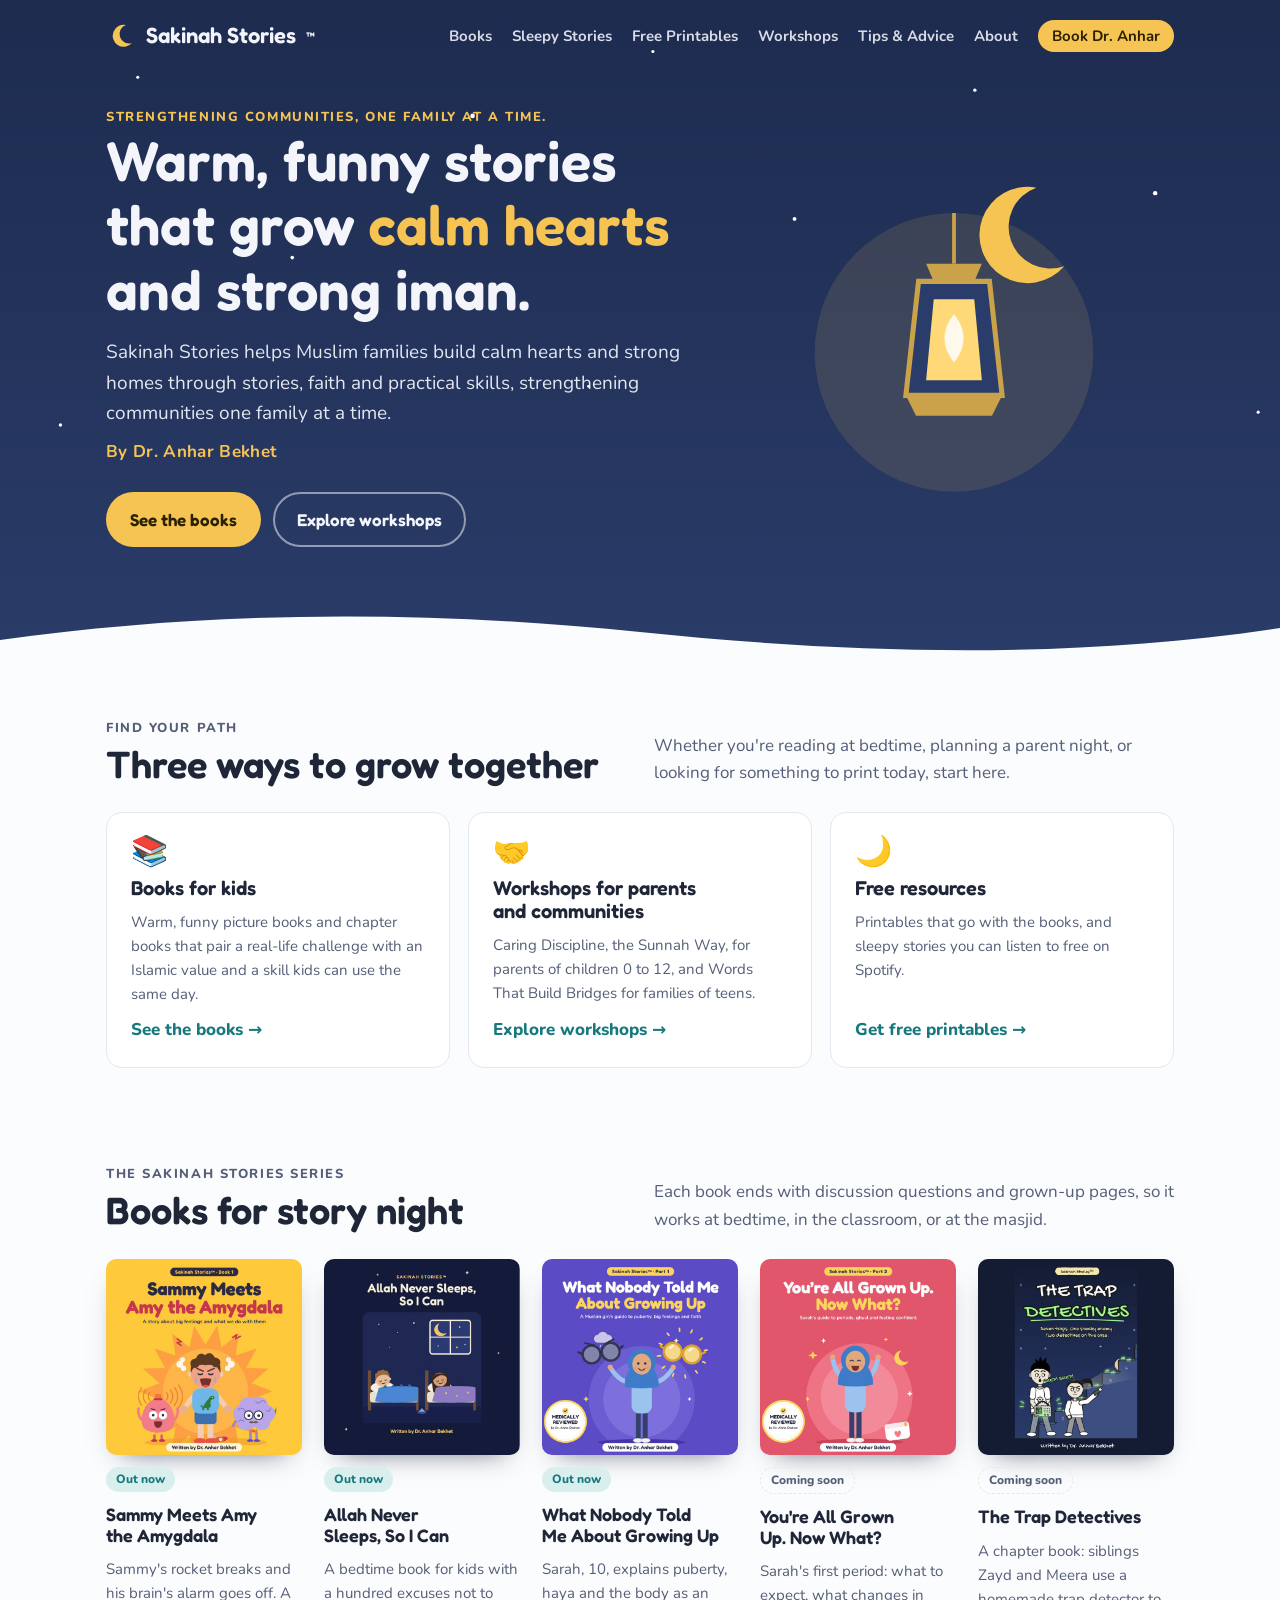
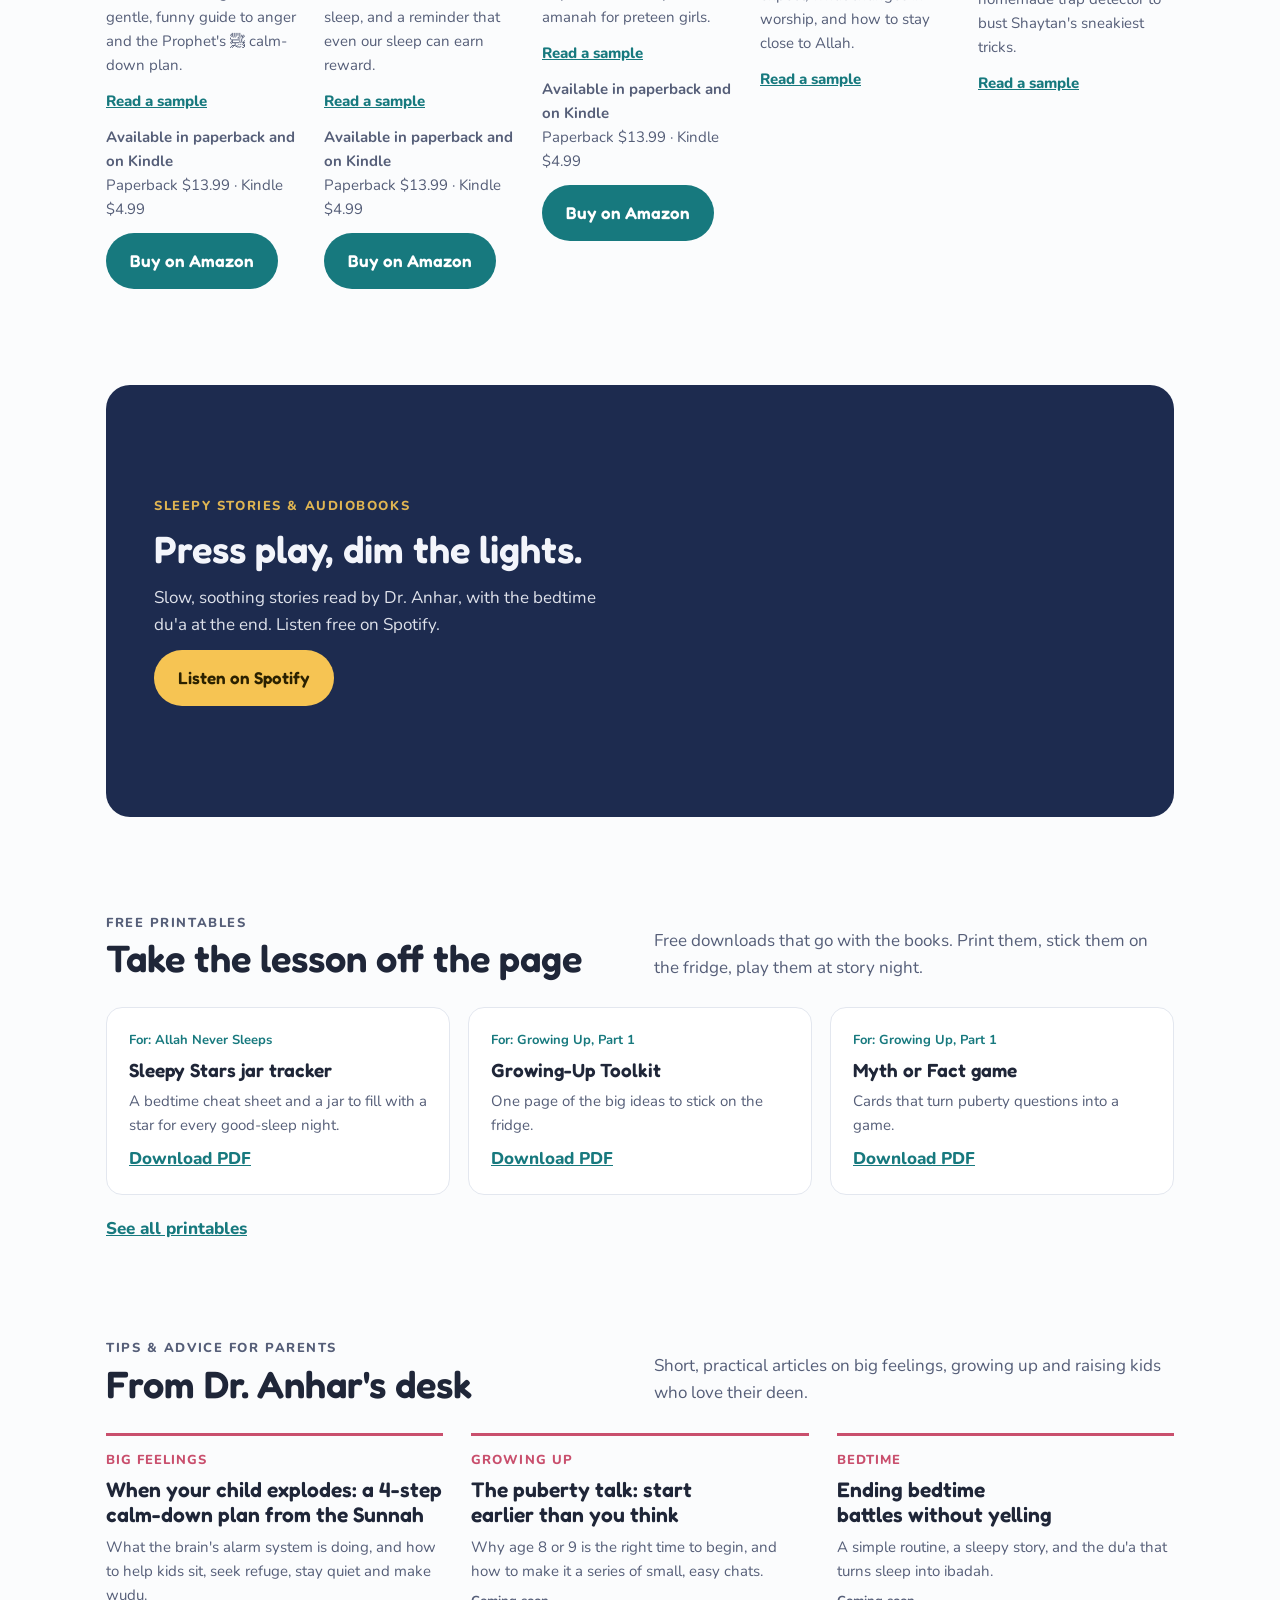
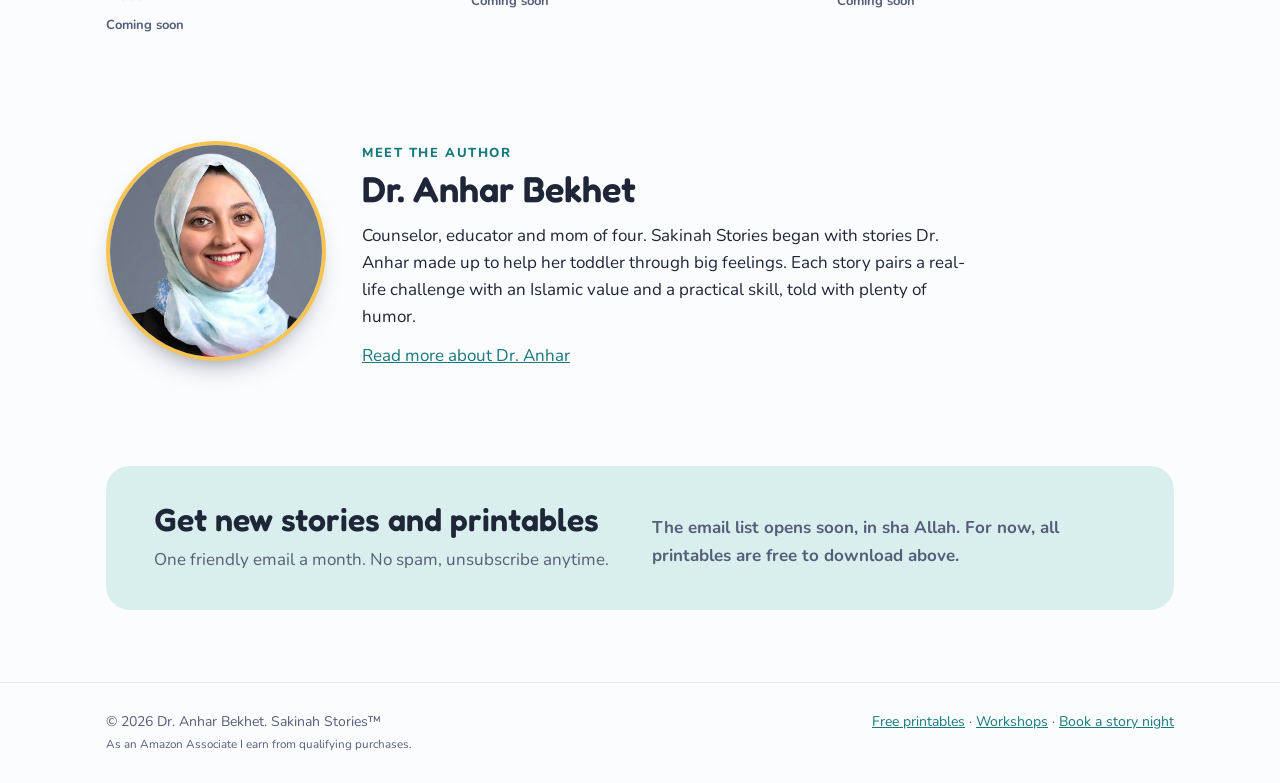
<file: index.html>
<!doctype html>
<html lang="en">
<head>
<meta charset="utf-8">
<meta name="viewport" content="width=device-width, initial-scale=1">
<title>Sakinah Stories™ | Islamic children's books by Dr. Anhar Bekhet</title>
<meta name="description" content="Islamic children's picture books, sleepy stories, free printables and parenting tips by Dr. Anhar Bekhet.">
<meta property="og:title" content="Sakinah Stories™ | Islamic children's books by Dr. Anhar Bekhet">
<meta property="og:description" content="Islamic children's picture books, sleepy stories, free printables and parenting tips by Dr. Anhar Bekhet.">
<meta property="og:image" content="images/sammy.jpg">
<link rel="icon" href="images/favicon.svg" type="image/svg+xml">
<link rel="preconnect" href="https://fonts.googleapis.com">
<link rel="preconnect" href="https://fonts.gstatic.com" crossorigin>
<link rel="stylesheet" href="https://fonts.googleapis.com/css2?family=Fredoka:wght@400;500;600&family=Nunito:wght@400;600;700;800&display=swap">
<link rel="stylesheet" href="style.css">
</head>
<body>
<a class="skip" href="#main">Skip to content</a>
<header class="night">
<svg class="stars" aria-hidden="true" viewBox="0 0 1200 520" preserveAspectRatio="xMidYMid slice"><g fill="#fff"><circle class="twinkle" cx="80" cy="120" r="1.6"/><circle class="twinkle" cx="210" cy="60" r="1.2"/><circle class="twinkle" cx="330" cy="200" r="1.4"/><circle class="twinkle" cx="470" cy="90" r="1.8"/><circle class="twinkle" cx="610" cy="40" r="1.2"/><circle class="twinkle" cx="720" cy="170" r="1.5"/><circle class="twinkle" cx="860" cy="70" r="1.3"/><circle class="twinkle" cx="1000" cy="150" r="1.7"/><circle class="twinkle" cx="1120" cy="60" r="1.2"/><circle class="twinkle" cx="560" cy="300" r="1.1"/><circle class="twinkle" cx="150" cy="330" r="1.3"/><circle class="twinkle" cx="1080" cy="320" r="1.2"/></g></svg>
<div class="wrap">
<nav class="top" aria-label="Main">
<a class="logo" href="index.html"><svg width="30" height="30" viewBox="0 0 30 30" aria-hidden="true"><path d="M20 4a11 11 0 1 0 6 18A9 9 0 0 1 20 4z" fill="#f6c453"/></svg> Sakinah Stories<sup>™</sup></a>
<ul><li><a class="l" href="books.html">Books</a></li><li><a class="l" href="sleepy-stories.html">Sleepy Stories</a></li><li><a class="l" href="printables.html">Free Printables</a></li><li><a class="l" href="workshops.html">Workshops</a></li><li><a class="l" href="blog.html">Tips &amp; Advice</a></li><li><a class="l" href="about.html">About</a></li><li><a class="l cta" href="book.html">Book Dr. Anhar</a></li></ul>
</nav>
<div class="hero">
<div><p class="eyebrow gold">Strengthening communities, one family at a time.</p>
<h1>Warm, funny stories that grow <em>calm hearts</em> and strong iman.</h1>
<p class="lead">Sakinah Stories helps Muslim families build calm hearts and strong homes through stories, faith and practical skills, strengthening communities one family at a time.</p>
<p class="byline">By Dr. Anhar Bekhet</p>
<div class="btns"><a class="btn gold" href="books.html">See the books</a><a class="btn ghost" href="workshops.html">Explore workshops</a></div></div>
<svg class="lantern" viewBox="0 0 300 300" role="img" aria-label="A glowing lantern under a crescent moon">
<circle cx="150" cy="170" r="110" fill="#f6c453" opacity=".12" class="glow"/>
<path d="M215 40a38 38 0 1 0 22 62a32 32 0 0 1-22-62z" fill="#f6c453"/>
<line x1="150" y1="60" x2="150" y2="100" stroke="#c9a24a" stroke-width="3"/>
<path d="M128 100h44l-6 14h-32z" fill="#c9a24a"/>
<path d="M122 114h56l10 90h-76z" fill="#2a3c69" stroke="#c9a24a" stroke-width="4"/>
<path d="M134 128h32l6 64h-44z" fill="#ffd978" class="glow"/>
<path d="M150 140c10 12 10 26 0 38c-10-12-10-26 0-38z" fill="#fff" opacity=".85"/>
<path d="M112 204h76l-8 16h-60z" fill="#c9a24a"/></svg></div>
</div>
<svg class="hill" viewBox="0 0 1200 60" preserveAspectRatio="none" aria-hidden="true"><path d="M0 60V30C200 0 400 0 600 22S1000 50 1200 18V60z" fill="var(--bg)"/></svg>
</header>
<main id="main">

<section class="block"><div class="wrap">
<div class="sec-head"><div><p class="eyebrow">Find your path</p><h2>Three ways to grow together</h2></div>
<p>Whether you're reading at bedtime, planning a parent night, or looking for something to print today, start here.</p></div>
<div class="paths">
<a class="path" href="books.html"><span class="path-icon" aria-hidden="true">📚</span><h3>Books for kids</h3><p>Warm, funny picture books and chapter books that pair a real-life challenge with an Islamic value and a skill kids can use the same day.</p><span class="go">See the books →</span></a>
<a class="path" href="workshops.html"><span class="path-icon" aria-hidden="true">🤝</span><h3>Workshops for parents and communities</h3><p>Caring Discipline, the Sunnah Way, for parents of children 0 to 12, and Words That Build Bridges for families of teens.</p><span class="go">Explore workshops →</span></a>
<a class="path" href="printables.html"><span class="path-icon" aria-hidden="true">🌙</span><h3>Free resources</h3><p>Printables that go with the books, and sleepy stories you can listen to free on Spotify.</p><span class="go">Get free printables →</span></a>
</div>
</div></section>

<section class="block"><div class="wrap">
<div class="sec-head"><div><p class="eyebrow">The Sakinah Stories series</p><h2>Books for story night</h2></div>
<p>Each book ends with discussion questions and grown-up pages, so it works at bedtime, in the classroom, or at the masjid.</p></div>
<div class="books"><article class="book"><a href="books.html#sammy"><img class="cover" src="images/sammy.jpg" alt="Cover of Sammy Meets Amy the Amygdala" width="640" height="640" loading="lazy"></a><span class="tag">Out now</span><h3>Sammy Meets Amy the Amygdala</h3><p>Sammy's rocket breaks and his brain's alarm goes off. A gentle, funny guide to anger and the Prophet's ﷺ calm-down plan.</p><a class="sample-link" href="books.html#sample-sammy">Read a sample</a><p class="price"><b>Available in paperback and on Kindle</b><br>Paperback $13.99 · Kindle $4.99</p><a class="btn teal" href="https://www.amazon.com/dp/B0HR76SJWM?tag=sakinahstorie-20" target="_blank" rel="noopener">Buy on Amazon</a></article><article class="book"><a href="books.html#allah-never-sleeps"><img class="cover" src="images/allah-never-sleeps.jpg" alt="Cover of Allah Never Sleeps, So I Can" width="640" height="640" loading="lazy"></a><span class="tag">Out now</span><h3>Allah Never Sleeps, So I Can</h3><p>A bedtime book for kids with a hundred excuses not to sleep, and a reminder that even our sleep can earn reward.</p><a class="sample-link" href="books.html#sample-allah-never-sleeps">Read a sample</a><p class="price"><b>Available in paperback and on Kindle</b><br>Paperback $13.99 · Kindle $4.99</p><a class="btn teal" href="https://www.amazon.com/dp/B0HR8286MT?tag=sakinahstorie-20" target="_blank" rel="noopener">Buy on Amazon</a></article><article class="book"><a href="books.html#growing-up"><img class="cover" src="images/sarah1.jpg?v=2" alt="Cover of What Nobody Told Me About Growing Up" width="640" height="640" loading="lazy"></a><span class="tag">Out now</span><h3>What Nobody Told Me About Growing Up</h3><p>Sarah, 10, explains puberty, haya and the body as an amanah for preteen girls.</p><a class="sample-link" href="books.html#sample-growing-up">Read a sample</a><p class="price"><b>Available in paperback and on Kindle</b><br>Paperback $13.99 · Kindle $4.99</p><a class="btn teal" href="https://www.amazon.com/dp/B0HRX79WGG?tag=sakinahstorie-20" target="_blank" rel="noopener">Buy on Amazon</a></article><article class="book"><a href="books.html#all-grown-up"><img class="cover" src="images/sarah2.jpg?v=2" alt="Cover of You're All Grown Up. Now What?" width="640" height="640" loading="lazy"></a><span class="tag soon">Coming soon</span><h3>You're All Grown Up. Now What?</h3><p>Sarah's first period: what to expect, what changes in worship, and how to stay close to Allah.</p><a class="sample-link" href="books.html#sample-all-grown-up">Read a sample</a></article><article class="book"><a href="books.html#trap-detectives"><img class="cover" src="images/trap-detectives-card.jpg?v=1" alt="Cover of The Trap Detectives" width="640" height="640" loading="lazy"></a><span class="tag soon">Coming soon</span><h3>The Trap Detectives</h3><p>A chapter book: siblings Zayd and Meera use a homemade trap detector to bust Shaytan's sneakiest tricks.</p><a class="sample-link" href="books.html#sample-trap-detectives">Read a sample</a></article></div>
</div></section>

<section class="block"><div class="wrap"><div class="sleepy">
<div><p class="eyebrow gold">Sleepy Stories &amp; audiobooks</p><h2>Press play, dim the lights.</h2>
<p>Slow, soothing stories read by Dr. Anhar, with the bedtime du'a at the end. Listen free on Spotify.</p>
<a class="btn gold" href="https://open.spotify.com/show/033keIqIgj5s4bLBWO1fwc" target="_blank" rel="noopener">Listen on Spotify</a></div>
<div><iframe class="spotify" title="Sleepy Stories on Spotify" src="https://open.spotify.com/embed/show/033keIqIgj5s4bLBWO1fwc?utm_source=generator&theme=0" height="352" frameborder="0" allow="autoplay; clipboard-write; encrypted-media; fullscreen; picture-in-picture" loading="lazy"></iframe></div>
</div></div></section>

<section class="block"><div class="wrap">
<div class="sec-head"><div><p class="eyebrow">Free printables</p><h2>Take the lesson off the page</h2></div>
<p>Free downloads that go with the books. Print them, stick them on the fridge, play them at story night.</p></div>
<div class="prints"><div class="print"><span class="meta">For: Allah Never Sleeps</span><h3>Sleepy Stars jar tracker</h3><p>A bedtime cheat sheet and a jar to fill with a star for every good-sleep night.</p><a class="dl" href="printables/sleepy-stars-bedtime-printable.pdf" download>Download PDF</a></div><div class="print"><span class="meta">For: Growing Up, Part 1</span><h3>Growing-Up Toolkit</h3><p>One page of the big ideas to stick on the fridge.</p><a class="dl" href="printables/growing-up-toolkit.pdf" download>Download PDF</a></div><div class="print"><span class="meta">For: Growing Up, Part 1</span><h3>Myth or Fact game</h3><p>Cards that turn puberty questions into a game.</p><a class="dl" href="printables/myth-or-fact-game.pdf" download>Download PDF</a></div></div>
<p class="more"><a href="printables.html">See all printables</a></p>
</div></section>

<section class="block"><div class="wrap">
<div class="sec-head"><div><p class="eyebrow">Tips &amp; advice for parents</p><h2>From Dr. Anhar's desk</h2></div>
<p>Short, practical articles on big feelings, growing up and raising kids who love their deen.</p></div>
<div class="posts"><article class="post"><span class="cat">Big feelings</span><h3>When your child explodes: a 4-step calm-down plan from the Sunnah</h3><p>What the brain's alarm system is doing, and how to help kids sit, seek refuge, stay quiet and make wudu.</p><span class="soon-note">Coming soon</span></article><article class="post"><span class="cat">Growing up</span><h3>The puberty talk: start earlier than you think</h3><p>Why age 8 or 9 is the right time to begin, and how to make it a series of small, easy chats.</p><span class="soon-note">Coming soon</span></article><article class="post"><span class="cat">Bedtime</span><h3>Ending bedtime battles without yelling</h3><p>A simple routine, a sleepy story, and the du'a that turns sleep into ibadah.</p><span class="soon-note">Coming soon</span></article></div>
</div></section>

<section class="block"><div class="wrap about">
<img class="portrait" src="images/dr-anhar-bekhet.jpg" alt="Dr. Anhar Bekhet" width="633" height="633">
<div><p class="eyebrow">Meet the author</p><h2>Dr. Anhar Bekhet</h2>
<p>Counselor, educator and mom of four. Sakinah Stories began with stories Dr. Anhar made up to help her toddler through big feelings. Each story pairs a real-life challenge with an Islamic value and a practical skill, told with plenty of humor.</p>
<p><a href="about.html">Read more about Dr. Anhar</a></p></div>
</div></section>
<section class="block" id="signup"><div class="wrap"><div class="signup">
<div><h2>Get new stories and printables</h2><p>One friendly email a month. No spam, unsubscribe anytime.</p></div>
<div><p class="signup-soon">The email list opens soon, in sha Allah. For now, all printables are free to download above.</p></div>
</div></div></section>

</main>
<footer><div class="wrap">
<span>© 2026 Dr. Anhar Bekhet. Sakinah Stories™<br><small>As an Amazon Associate I earn from qualifying purchases.</small></span>
<span><a href="printables.html">Free printables</a> · <a href="workshops.html">Workshops</a> · <a href="book.html">Book a story night</a></span>
</div></footer>
</body>
</html>
</file>
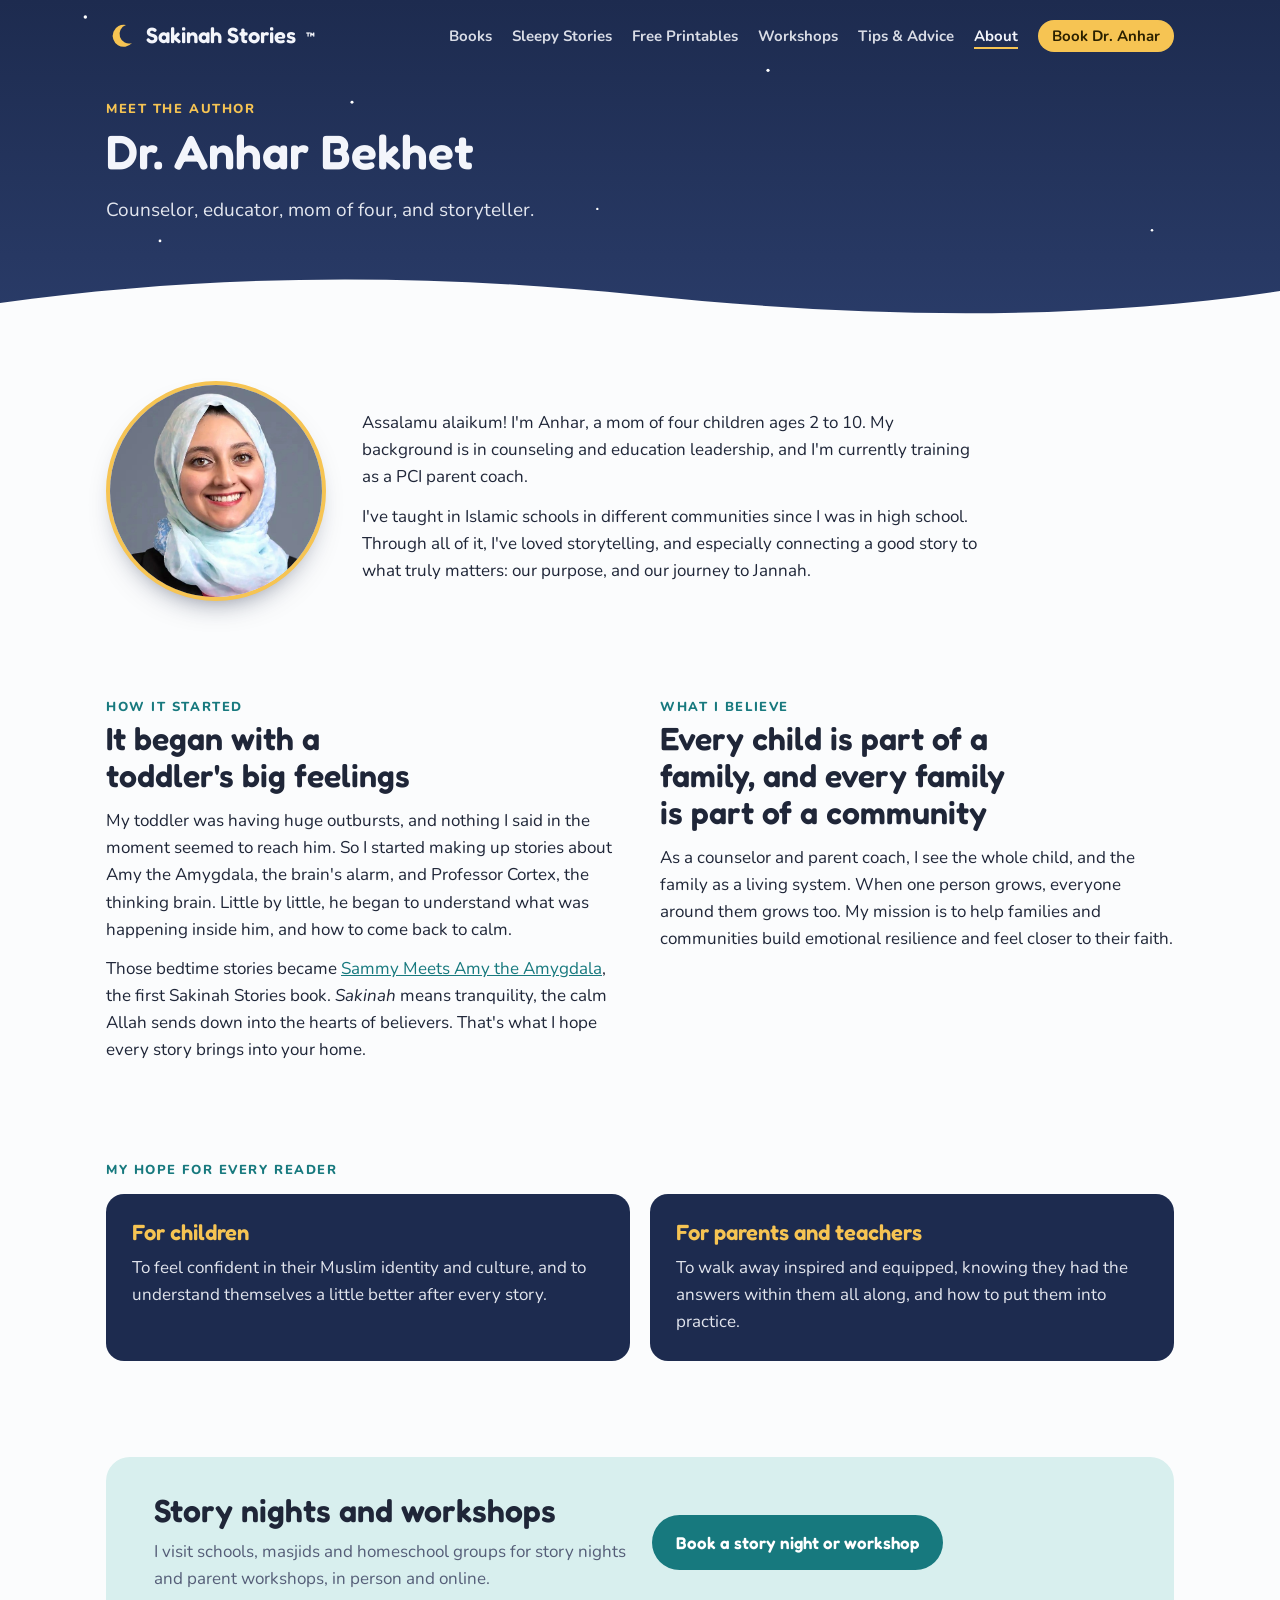
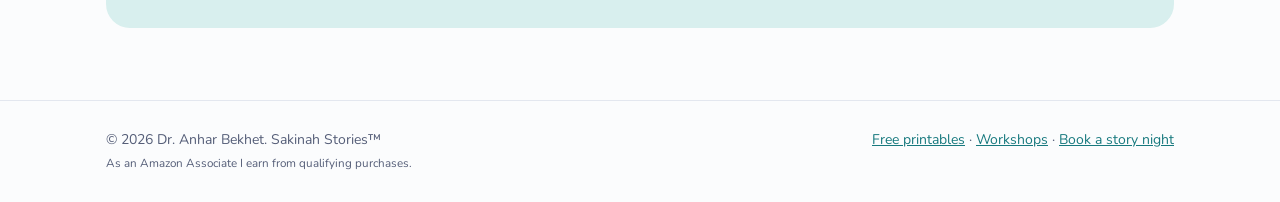
<file: about.html>
<!doctype html>
<html lang="en">
<head>
<meta charset="utf-8">
<meta name="viewport" content="width=device-width, initial-scale=1">
<title>About | Sakinah Stories™</title>
<meta name="description" content="Meet Dr. Anhar Bekhet: counselor, educator, mom of four and author of the Sakinah Stories series of Islamic children's books.">
<meta property="og:title" content="About | Sakinah Stories™">
<meta property="og:description" content="Meet Dr. Anhar Bekhet: counselor, educator, mom of four and author of the Sakinah Stories series of Islamic children's books.">
<meta property="og:image" content="images/sammy.jpg">
<link rel="icon" href="images/favicon.svg" type="image/svg+xml">
<link rel="preconnect" href="https://fonts.googleapis.com">
<link rel="preconnect" href="https://fonts.gstatic.com" crossorigin>
<link rel="stylesheet" href="https://fonts.googleapis.com/css2?family=Fredoka:wght@400;500;600&family=Nunito:wght@400;600;700;800&display=swap">
<link rel="stylesheet" href="style.css">
</head>
<body>
<a class="skip" href="#main">Skip to content</a>
<header class="night">
<svg class="stars" aria-hidden="true" viewBox="0 0 1200 520" preserveAspectRatio="xMidYMid slice"><g fill="#fff"><circle class="twinkle" cx="80" cy="120" r="1.6"/><circle class="twinkle" cx="210" cy="60" r="1.2"/><circle class="twinkle" cx="330" cy="200" r="1.4"/><circle class="twinkle" cx="470" cy="90" r="1.8"/><circle class="twinkle" cx="610" cy="40" r="1.2"/><circle class="twinkle" cx="720" cy="170" r="1.5"/><circle class="twinkle" cx="860" cy="70" r="1.3"/><circle class="twinkle" cx="1000" cy="150" r="1.7"/><circle class="twinkle" cx="1120" cy="60" r="1.2"/><circle class="twinkle" cx="560" cy="300" r="1.1"/><circle class="twinkle" cx="150" cy="330" r="1.3"/><circle class="twinkle" cx="1080" cy="320" r="1.2"/></g></svg>
<div class="wrap">
<nav class="top" aria-label="Main">
<a class="logo" href="index.html"><svg width="30" height="30" viewBox="0 0 30 30" aria-hidden="true"><path d="M20 4a11 11 0 1 0 6 18A9 9 0 0 1 20 4z" fill="#f6c453"/></svg> Sakinah Stories<sup>™</sup></a>
<ul><li><a class="l" href="books.html">Books</a></li><li><a class="l" href="sleepy-stories.html">Sleepy Stories</a></li><li><a class="l" href="printables.html">Free Printables</a></li><li><a class="l" href="workshops.html">Workshops</a></li><li><a class="l" href="blog.html">Tips &amp; Advice</a></li><li><a class="l on" href="about.html" aria-current="page">About</a></li><li><a class="l cta" href="book.html">Book Dr. Anhar</a></li></ul>
</nav>
<div class="hero small"><div><p class="eyebrow gold">Meet the author</p><h1>Dr. Anhar Bekhet</h1><p class="lead">Counselor, educator, mom of four, and storyteller.</p></div></div>
</div>
<svg class="hill" viewBox="0 0 1200 60" preserveAspectRatio="none" aria-hidden="true"><path d="M0 60V30C200 0 400 0 600 22S1000 50 1200 18V60z" fill="var(--bg)"/></svg>
</header>
<main id="main">
<section class="block"><div class="wrap about">
<img class="portrait" src="images/dr-anhar-bekhet.jpg" alt="Dr. Anhar Bekhet" width="633" height="633">
<div class="prose">
<p>Assalamu alaikum! I'm Anhar, a mom of four children ages 2 to 10. My background is in counseling and education leadership, and I'm currently training as a PCI parent coach.</p>
<p>I've taught in Islamic schools in different communities since I was in high school. Through all of it, I've loved storytelling, and especially connecting a good story to what truly matters: our purpose, and our journey to Jannah.</p>
</div></div></section>

<section class="block"><div class="wrap about-story">
<div class="prose">
<p class="eyebrow">How it started</p>
<h2>It began with a toddler's big feelings</h2>
<p>My toddler was having huge outbursts, and nothing I said in the moment seemed to reach him. So I started making up stories about Amy the Amygdala, the brain's alarm, and Professor Cortex, the thinking brain. Little by little, he began to understand what was happening inside him, and how to come back to calm.</p>
<p>Those bedtime stories became <a href="books.html#sammy">Sammy Meets Amy the Amygdala</a>, the first Sakinah Stories book. <em>Sakinah</em> means tranquility, the calm Allah sends down into the hearts of believers. That's what I hope every story brings into your home.</p>
</div>
<div class="prose">
<p class="eyebrow">What I believe</p>
<h2>Every child is part of a family, and every family is part of a community</h2>
<p>As a counselor and parent coach, I see the whole child, and the family as a living system. When one person grows, everyone around them grows too. My mission is to help families and communities build emotional resilience and feel closer to their faith.</p>
</div>
</div></section>

<section class="block"><div class="wrap">
<p class="eyebrow">My hope for every reader</p>
<div class="hopes">
<div class="hope"><h3>For children</h3><p>To feel confident in their Muslim identity and culture, and to understand themselves a little better after every story.</p></div>
<div class="hope"><h3>For parents and teachers</h3><p>To walk away inspired and equipped, knowing they had the answers within them all along, and how to put them into practice.</p></div>
</div>
</div></section>

<section class="block" id="contact"><div class="wrap"><div class="signup">
<div><h2>Story nights and workshops</h2><p>I visit schools, masjids and homeschool groups for story nights and parent workshops, in person and online.</p></div>
<div><a class="btn teal" href="book.html">Book a story night or workshop</a></div>
</div></div></section>
</main>
<footer><div class="wrap">
<span>© 2026 Dr. Anhar Bekhet. Sakinah Stories™<br><small>As an Amazon Associate I earn from qualifying purchases.</small></span>
<span><a href="printables.html">Free printables</a> · <a href="workshops.html">Workshops</a> · <a href="book.html">Book a story night</a></span>
</div></footer>
</body>
</html>
</file>
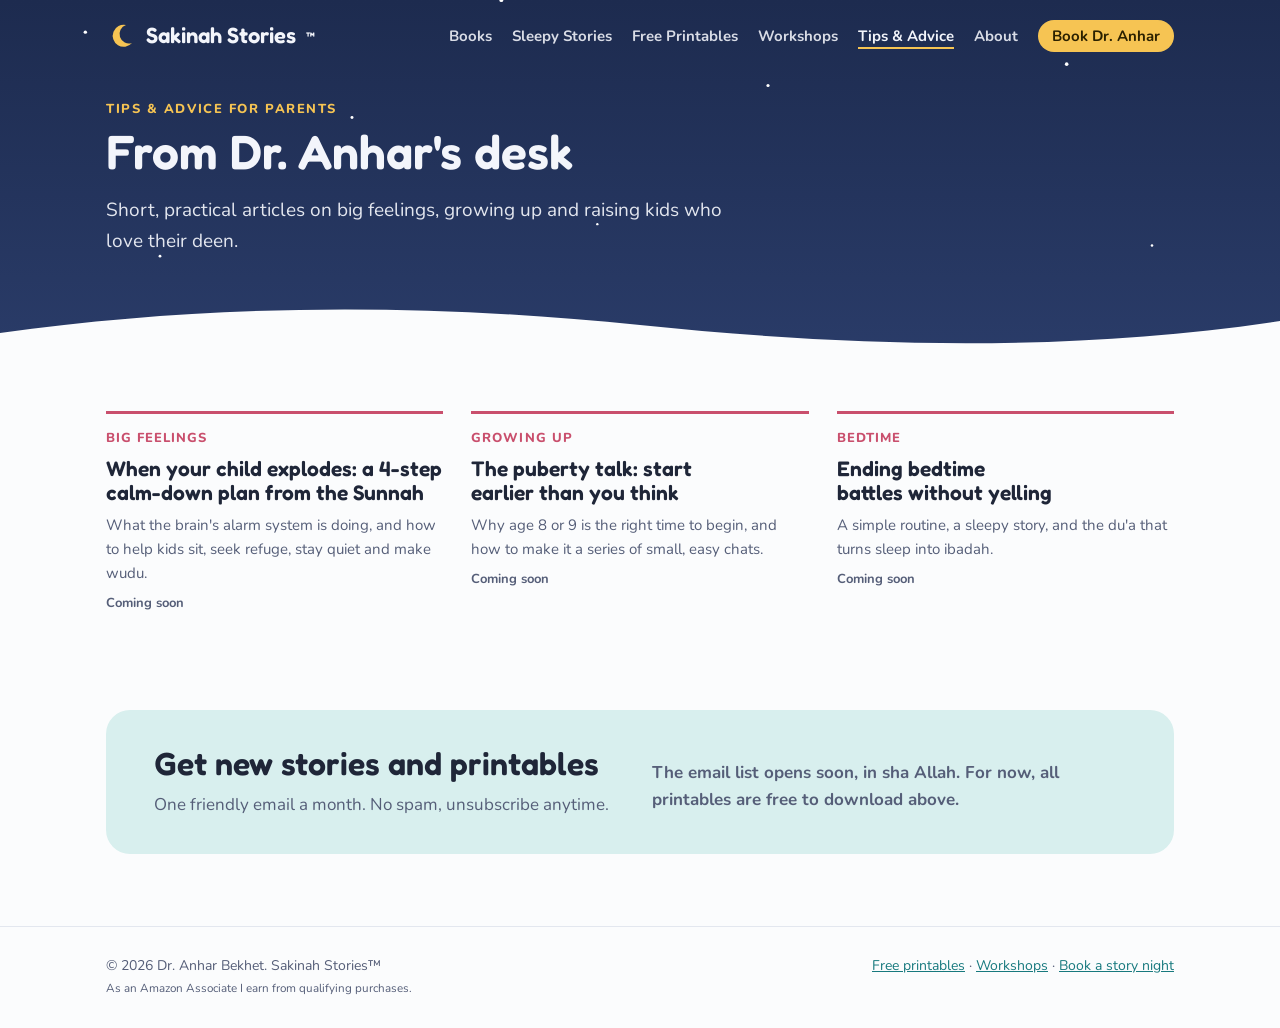
<file: blog.html>
<!doctype html>
<html lang="en">
<head>
<meta charset="utf-8">
<meta name="viewport" content="width=device-width, initial-scale=1">
<title>Tips & Advice | Sakinah Stories™</title>
<meta name="description" content="Practical parenting tips from Dr. Anhar Bekhet on big feelings, growing up and bedtime, rooted in the Quran and Sunnah.">
<meta property="og:title" content="Tips & Advice | Sakinah Stories™">
<meta property="og:description" content="Practical parenting tips from Dr. Anhar Bekhet on big feelings, growing up and bedtime, rooted in the Quran and Sunnah.">
<meta property="og:image" content="images/sammy.jpg">
<link rel="icon" href="images/favicon.svg" type="image/svg+xml">
<link rel="preconnect" href="https://fonts.googleapis.com">
<link rel="preconnect" href="https://fonts.gstatic.com" crossorigin>
<link rel="stylesheet" href="https://fonts.googleapis.com/css2?family=Fredoka:wght@400;500;600&family=Nunito:wght@400;600;700;800&display=swap">
<link rel="stylesheet" href="style.css">
</head>
<body>
<a class="skip" href="#main">Skip to content</a>
<header class="night">
<svg class="stars" aria-hidden="true" viewBox="0 0 1200 520" preserveAspectRatio="xMidYMid slice"><g fill="#fff"><circle class="twinkle" cx="80" cy="120" r="1.6"/><circle class="twinkle" cx="210" cy="60" r="1.2"/><circle class="twinkle" cx="330" cy="200" r="1.4"/><circle class="twinkle" cx="470" cy="90" r="1.8"/><circle class="twinkle" cx="610" cy="40" r="1.2"/><circle class="twinkle" cx="720" cy="170" r="1.5"/><circle class="twinkle" cx="860" cy="70" r="1.3"/><circle class="twinkle" cx="1000" cy="150" r="1.7"/><circle class="twinkle" cx="1120" cy="60" r="1.2"/><circle class="twinkle" cx="560" cy="300" r="1.1"/><circle class="twinkle" cx="150" cy="330" r="1.3"/><circle class="twinkle" cx="1080" cy="320" r="1.2"/></g></svg>
<div class="wrap">
<nav class="top" aria-label="Main">
<a class="logo" href="index.html"><svg width="30" height="30" viewBox="0 0 30 30" aria-hidden="true"><path d="M20 4a11 11 0 1 0 6 18A9 9 0 0 1 20 4z" fill="#f6c453"/></svg> Sakinah Stories<sup>™</sup></a>
<ul><li><a class="l" href="books.html">Books</a></li><li><a class="l" href="sleepy-stories.html">Sleepy Stories</a></li><li><a class="l" href="printables.html">Free Printables</a></li><li><a class="l" href="workshops.html">Workshops</a></li><li><a class="l on" href="blog.html" aria-current="page">Tips &amp; Advice</a></li><li><a class="l" href="about.html">About</a></li><li><a class="l cta" href="book.html">Book Dr. Anhar</a></li></ul>
</nav>
<div class="hero small"><div><p class="eyebrow gold">Tips &amp; advice for parents</p><h1>From Dr. Anhar's desk</h1><p class="lead">Short, practical articles on big feelings, growing up and raising kids who love their deen.</p></div></div>
</div>
<svg class="hill" viewBox="0 0 1200 60" preserveAspectRatio="none" aria-hidden="true"><path d="M0 60V30C200 0 400 0 600 22S1000 50 1200 18V60z" fill="var(--bg)"/></svg>
</header>
<main id="main">
<section class="block"><div class="wrap"><div class="posts"><article class="post"><span class="cat">Big feelings</span><h3>When your child explodes: a 4-step calm-down plan from the Sunnah</h3><p>What the brain's alarm system is doing, and how to help kids sit, seek refuge, stay quiet and make wudu.</p><span class="soon-note">Coming soon</span></article><article class="post"><span class="cat">Growing up</span><h3>The puberty talk: start earlier than you think</h3><p>Why age 8 or 9 is the right time to begin, and how to make it a series of small, easy chats.</p><span class="soon-note">Coming soon</span></article><article class="post"><span class="cat">Bedtime</span><h3>Ending bedtime battles without yelling</h3><p>A simple routine, a sleepy story, and the du'a that turns sleep into ibadah.</p><span class="soon-note">Coming soon</span></article></div></div></section><section class="block" id="signup"><div class="wrap"><div class="signup">
<div><h2>Get new stories and printables</h2><p>One friendly email a month. No spam, unsubscribe anytime.</p></div>
<div><p class="signup-soon">The email list opens soon, in sha Allah. For now, all printables are free to download above.</p></div>
</div></div></section>
</main>
<footer><div class="wrap">
<span>© 2026 Dr. Anhar Bekhet. Sakinah Stories™<br><small>As an Amazon Associate I earn from qualifying purchases.</small></span>
<span><a href="printables.html">Free printables</a> · <a href="workshops.html">Workshops</a> · <a href="book.html">Book a story night</a></span>
</div></footer>
</body>
</html>
</file>
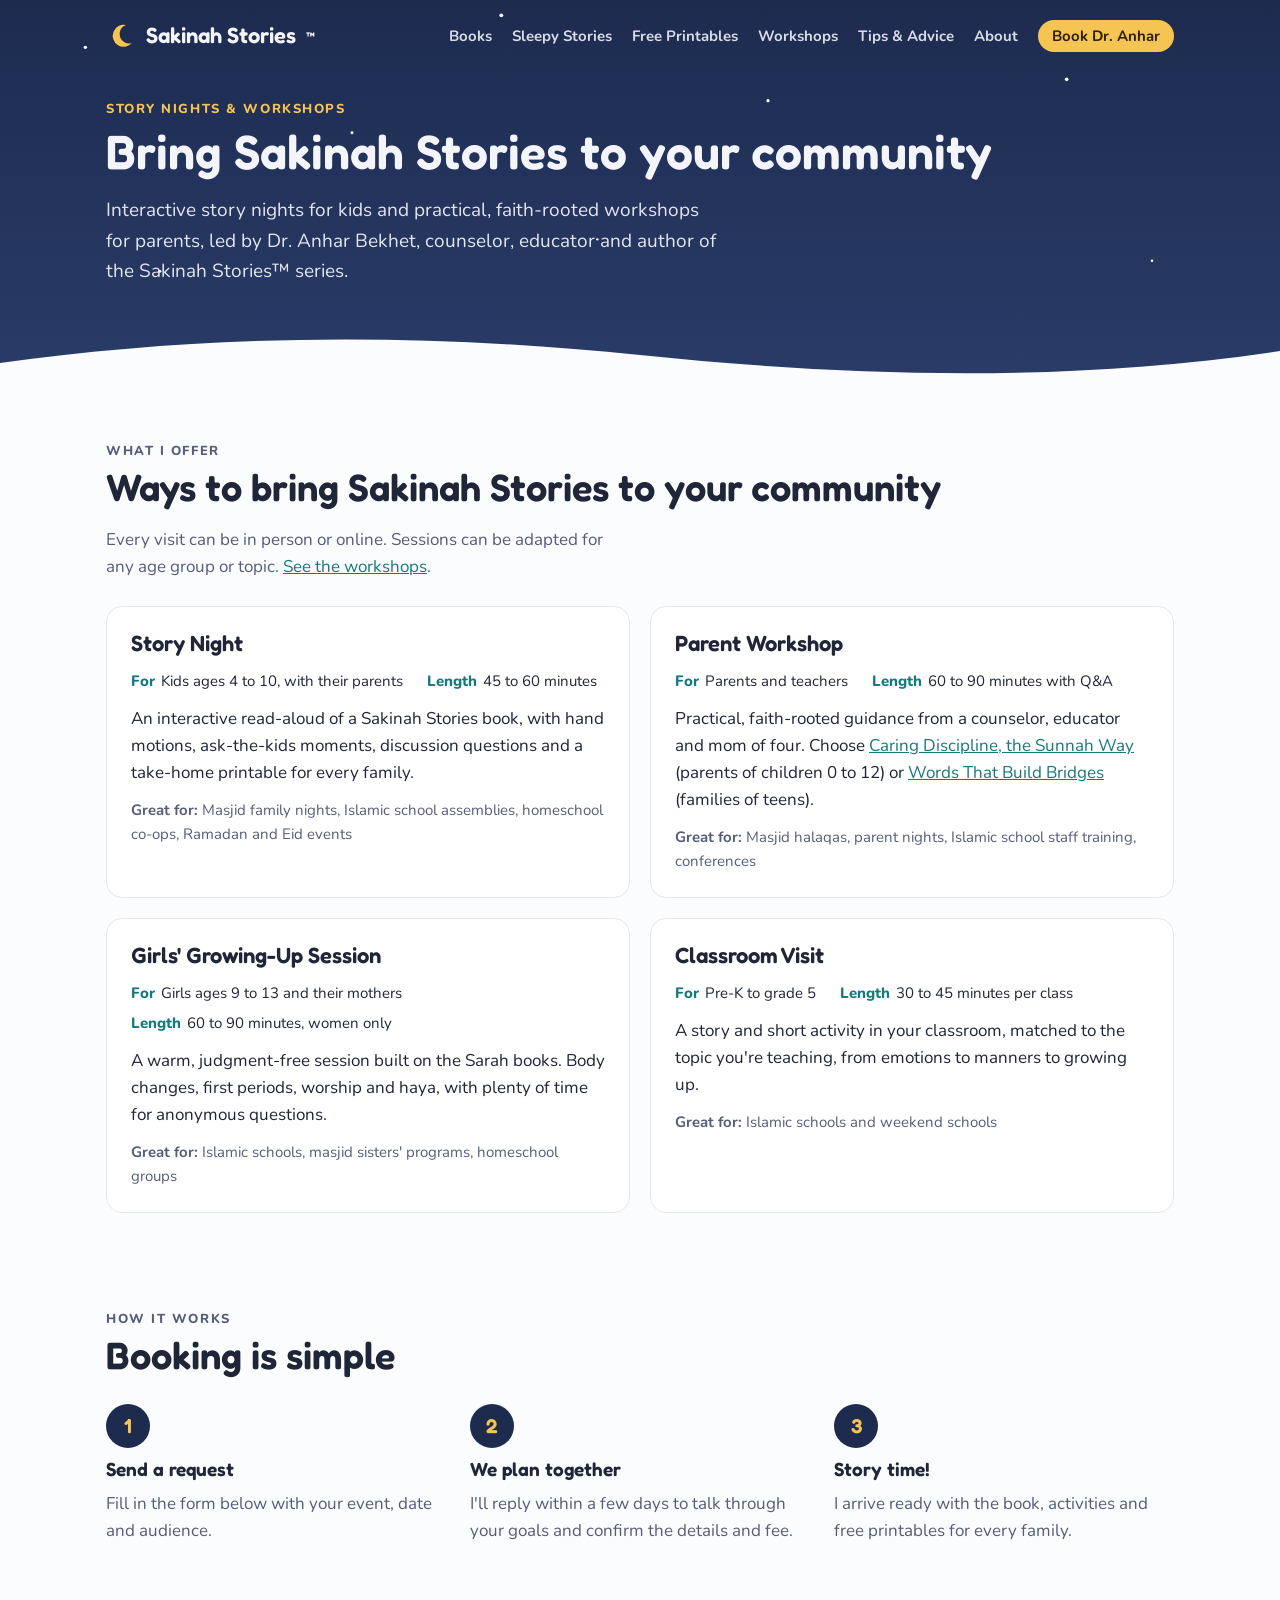
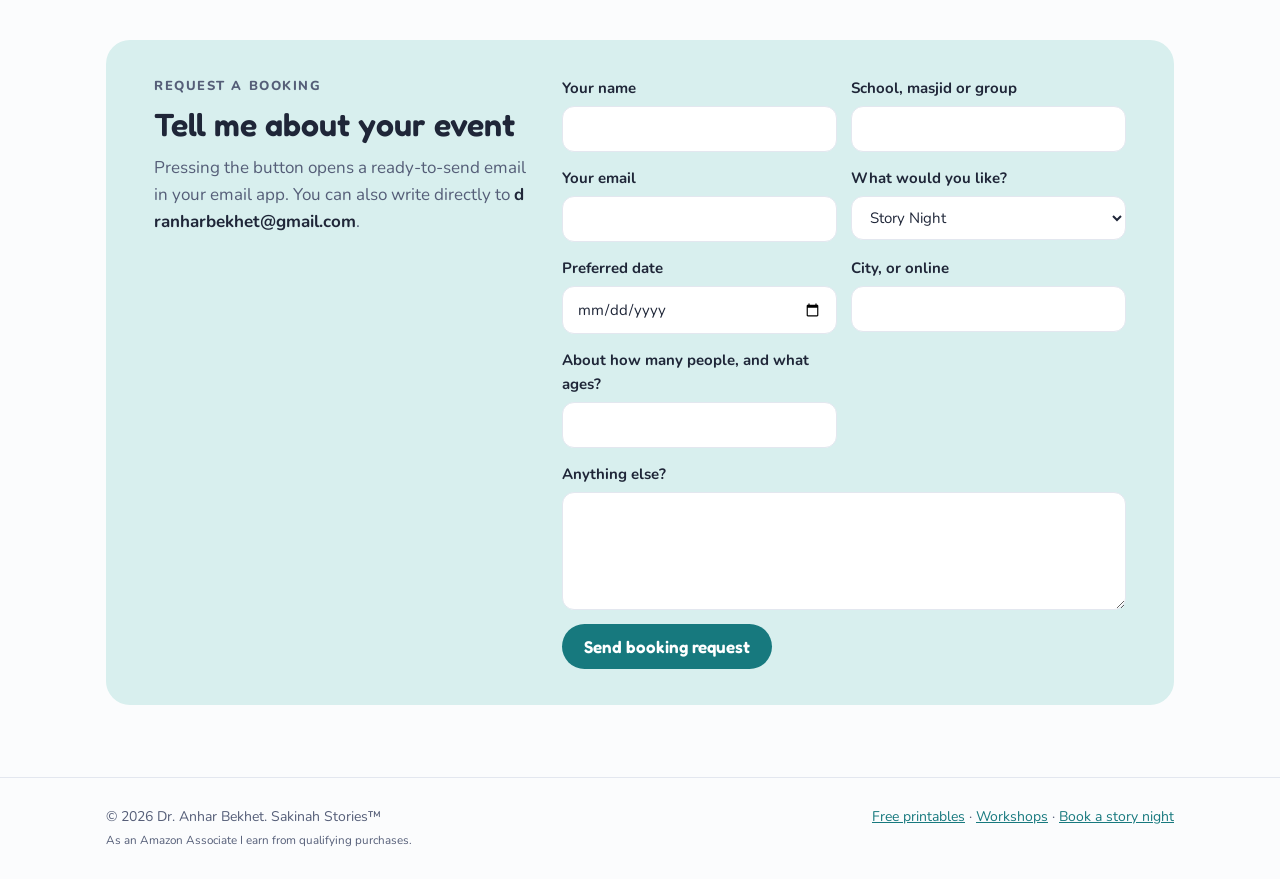
<file: book.html>
<!doctype html>
<html lang="en">
<head>
<meta charset="utf-8">
<meta name="viewport" content="width=device-width, initial-scale=1">
<title>Book Dr. Anhar | Sakinah Stories™</title>
<meta name="description" content="Book Dr. Anhar Bekhet for Islamic children's story nights, parent workshops and girls' growing-up sessions at your school, masjid or homeschool group.">
<meta property="og:title" content="Book Dr. Anhar | Sakinah Stories™">
<meta property="og:description" content="Book Dr. Anhar Bekhet for Islamic children's story nights, parent workshops and girls' growing-up sessions at your school, masjid or homeschool group.">
<meta property="og:image" content="images/sammy.jpg">
<link rel="icon" href="images/favicon.svg" type="image/svg+xml">
<link rel="preconnect" href="https://fonts.googleapis.com">
<link rel="preconnect" href="https://fonts.gstatic.com" crossorigin>
<link rel="stylesheet" href="https://fonts.googleapis.com/css2?family=Fredoka:wght@400;500;600&family=Nunito:wght@400;600;700;800&display=swap">
<link rel="stylesheet" href="style.css">
</head>
<body>
<a class="skip" href="#main">Skip to content</a>
<header class="night">
<svg class="stars" aria-hidden="true" viewBox="0 0 1200 520" preserveAspectRatio="xMidYMid slice"><g fill="#fff"><circle class="twinkle" cx="80" cy="120" r="1.6"/><circle class="twinkle" cx="210" cy="60" r="1.2"/><circle class="twinkle" cx="330" cy="200" r="1.4"/><circle class="twinkle" cx="470" cy="90" r="1.8"/><circle class="twinkle" cx="610" cy="40" r="1.2"/><circle class="twinkle" cx="720" cy="170" r="1.5"/><circle class="twinkle" cx="860" cy="70" r="1.3"/><circle class="twinkle" cx="1000" cy="150" r="1.7"/><circle class="twinkle" cx="1120" cy="60" r="1.2"/><circle class="twinkle" cx="560" cy="300" r="1.1"/><circle class="twinkle" cx="150" cy="330" r="1.3"/><circle class="twinkle" cx="1080" cy="320" r="1.2"/></g></svg>
<div class="wrap">
<nav class="top" aria-label="Main">
<a class="logo" href="index.html"><svg width="30" height="30" viewBox="0 0 30 30" aria-hidden="true"><path d="M20 4a11 11 0 1 0 6 18A9 9 0 0 1 20 4z" fill="#f6c453"/></svg> Sakinah Stories<sup>™</sup></a>
<ul><li><a class="l" href="books.html">Books</a></li><li><a class="l" href="sleepy-stories.html">Sleepy Stories</a></li><li><a class="l" href="printables.html">Free Printables</a></li><li><a class="l" href="workshops.html">Workshops</a></li><li><a class="l" href="blog.html">Tips &amp; Advice</a></li><li><a class="l" href="about.html">About</a></li><li><a class="l on cta" href="book.html" aria-current="page">Book Dr. Anhar</a></li></ul>
</nav>
<div class="hero small"><div><p class="eyebrow gold">Story nights &amp; workshops</p><h1>Bring Sakinah Stories to your community</h1><p class="lead">Interactive story nights for kids and practical, faith-rooted workshops for parents, led by Dr. Anhar Bekhet, counselor, educator and author of the Sakinah Stories™ series.</p></div></div>
</div>
<svg class="hill" viewBox="0 0 1200 60" preserveAspectRatio="none" aria-hidden="true"><path d="M0 60V30C200 0 400 0 600 22S1000 50 1200 18V60z" fill="var(--bg)"/></svg>
</header>
<main id="main">

<section class="block"><div class="wrap">
<div class="sec-head"><div><p class="eyebrow">What I offer</p><h2>Ways to bring Sakinah Stories to your community</h2></div>
<p>Every visit can be in person or online. Sessions can be adapted for any age group or topic. <a href="workshops.html">See the workshops</a>.</p></div>
<div class="offers"><article class="offer"><h3>Story Night</h3>
<dl><div><dt>For</dt><dd>Kids ages 4 to 10, with their parents</dd></div><div><dt>Length</dt><dd>45 to 60 minutes</dd></div></dl>
<p>An interactive read-aloud of a Sakinah Stories book, with hand motions, ask-the-kids moments, discussion questions and a take-home printable for every family.</p><p class="fits"><b>Great for:</b> Masjid family nights, Islamic school assemblies, homeschool co-ops, Ramadan and Eid events</p></article><article class="offer"><h3>Parent Workshop</h3>
<dl><div><dt>For</dt><dd>Parents and teachers</dd></div><div><dt>Length</dt><dd>60 to 90 minutes with Q&amp;A</dd></div></dl>
<p>Practical, faith-rooted guidance from a counselor, educator and mom of four. Choose <a href="workshops.html#caring-discipline">Caring Discipline, the Sunnah Way</a> (parents of children 0 to 12) or <a href="workshops.html#words-bridges">Words That Build Bridges</a> (families of teens).</p><p class="fits"><b>Great for:</b> Masjid halaqas, parent nights, Islamic school staff training, conferences</p></article><article class="offer"><h3>Girls' Growing-Up Session</h3>
<dl><div><dt>For</dt><dd>Girls ages 9 to 13 and their mothers</dd></div><div><dt>Length</dt><dd>60 to 90 minutes, women only</dd></div></dl>
<p>A warm, judgment-free session built on the Sarah books. Body changes, first periods, worship and haya, with plenty of time for anonymous questions.</p><p class="fits"><b>Great for:</b> Islamic schools, masjid sisters' programs, homeschool groups</p></article><article class="offer"><h3>Classroom Visit</h3>
<dl><div><dt>For</dt><dd>Pre-K to grade 5</dd></div><div><dt>Length</dt><dd>30 to 45 minutes per class</dd></div></dl>
<p>A story and short activity in your classroom, matched to the topic you're teaching, from emotions to manners to growing up.</p><p class="fits"><b>Great for:</b> Islamic schools and weekend schools</p></article></div>
</div></section>

<section class="block"><div class="wrap">
<div class="sec-head"><div><p class="eyebrow">How it works</p><h2>Booking is simple</h2></div></div>
<ol class="steps">
<li><b>Send a request</b><span>Fill in the form below with your event, date and audience.</span></li>
<li><b>We plan together</b><span>I'll reply within a few days to talk through your goals and confirm the details and fee.</span></li>
<li><b>Story time!</b><span>I arrive ready with the book, activities and free printables for every family.</span></li>
</ol>
</div></section>

<section class="block" id="request"><div class="wrap"><div class="request">
<div class="request-intro"><p class="eyebrow">Request a booking</p><h2>Tell me about your event</h2>
<p>Pressing the button opens a ready-to-send email in your email app. You can also write directly to <b class="email">dranharbekhet@gmail.com</b>.</p></div>
<form id="bookform" class="bookform">
<label for="bf-name">Your name<input id="bf-name" name="Name" required></label>
<label for="bf-org">School, masjid or group<input id="bf-org" name="Organization"></label>
<label for="bf-email">Your email<input id="bf-email" name="Email" type="email" required></label>
<label for="bf-type">What would you like?<select id="bf-type" name="Session">
<option>Story Night</option><option value="Caring Discipline, the Sunnah Way">Workshop: Caring Discipline, the Sunnah Way</option><option value="Words That Build Bridges">Workshop: Words That Build Bridges</option><option>Parent Workshop (other topic)</option><option>Girls' Growing-Up Session</option><option>Classroom Visit</option><option>Not sure yet</option></select></label>
<label for="bf-date">Preferred date<input id="bf-date" name="Preferred date" type="date"></label>
<label for="bf-where">City, or online<input id="bf-where" name="Location"></label>
<label for="bf-size">About how many people, and what ages?<input id="bf-size" name="Audience"></label>
<label for="bf-msg" class="wide">Anything else?<textarea id="bf-msg" name="Notes" rows="4"></textarea></label>
<button class="btn teal" type="submit">Send booking request</button>
</form>
</div></div></section>
<script>
var wsq = new URLSearchParams(location.search).get("workshop");
var wsmap = {"caring-discipline": "Caring Discipline, the Sunnah Way", "words-bridges": "Words That Build Bridges"};
if (wsmap[wsq]) document.getElementById("bf-type").value = wsmap[wsq];
document.getElementById("bookform").addEventListener("submit", function (e) {
  e.preventDefault();
  var lines = [];
  Array.prototype.forEach.call(this.elements, function (el) {
    if (el.name && el.value) lines.push(el.name + ": " + el.value);
  });
  var org = this.elements["Organization"].value || this.elements["Name"].value;
  window.location.href = "mailto:dranharbekhet@gmail.com?subject=" + encodeURIComponent("Booking request: " + this.elements["Session"].value + " (" + org + ")") + "&body=" + encodeURIComponent(lines.join("\n"));
});
</script>

</main>
<footer><div class="wrap">
<span>© 2026 Dr. Anhar Bekhet. Sakinah Stories™<br><small>As an Amazon Associate I earn from qualifying purchases.</small></span>
<span><a href="printables.html">Free printables</a> · <a href="workshops.html">Workshops</a> · <a href="book.html">Book a story night</a></span>
</div></footer>
</body>
</html>
</file>
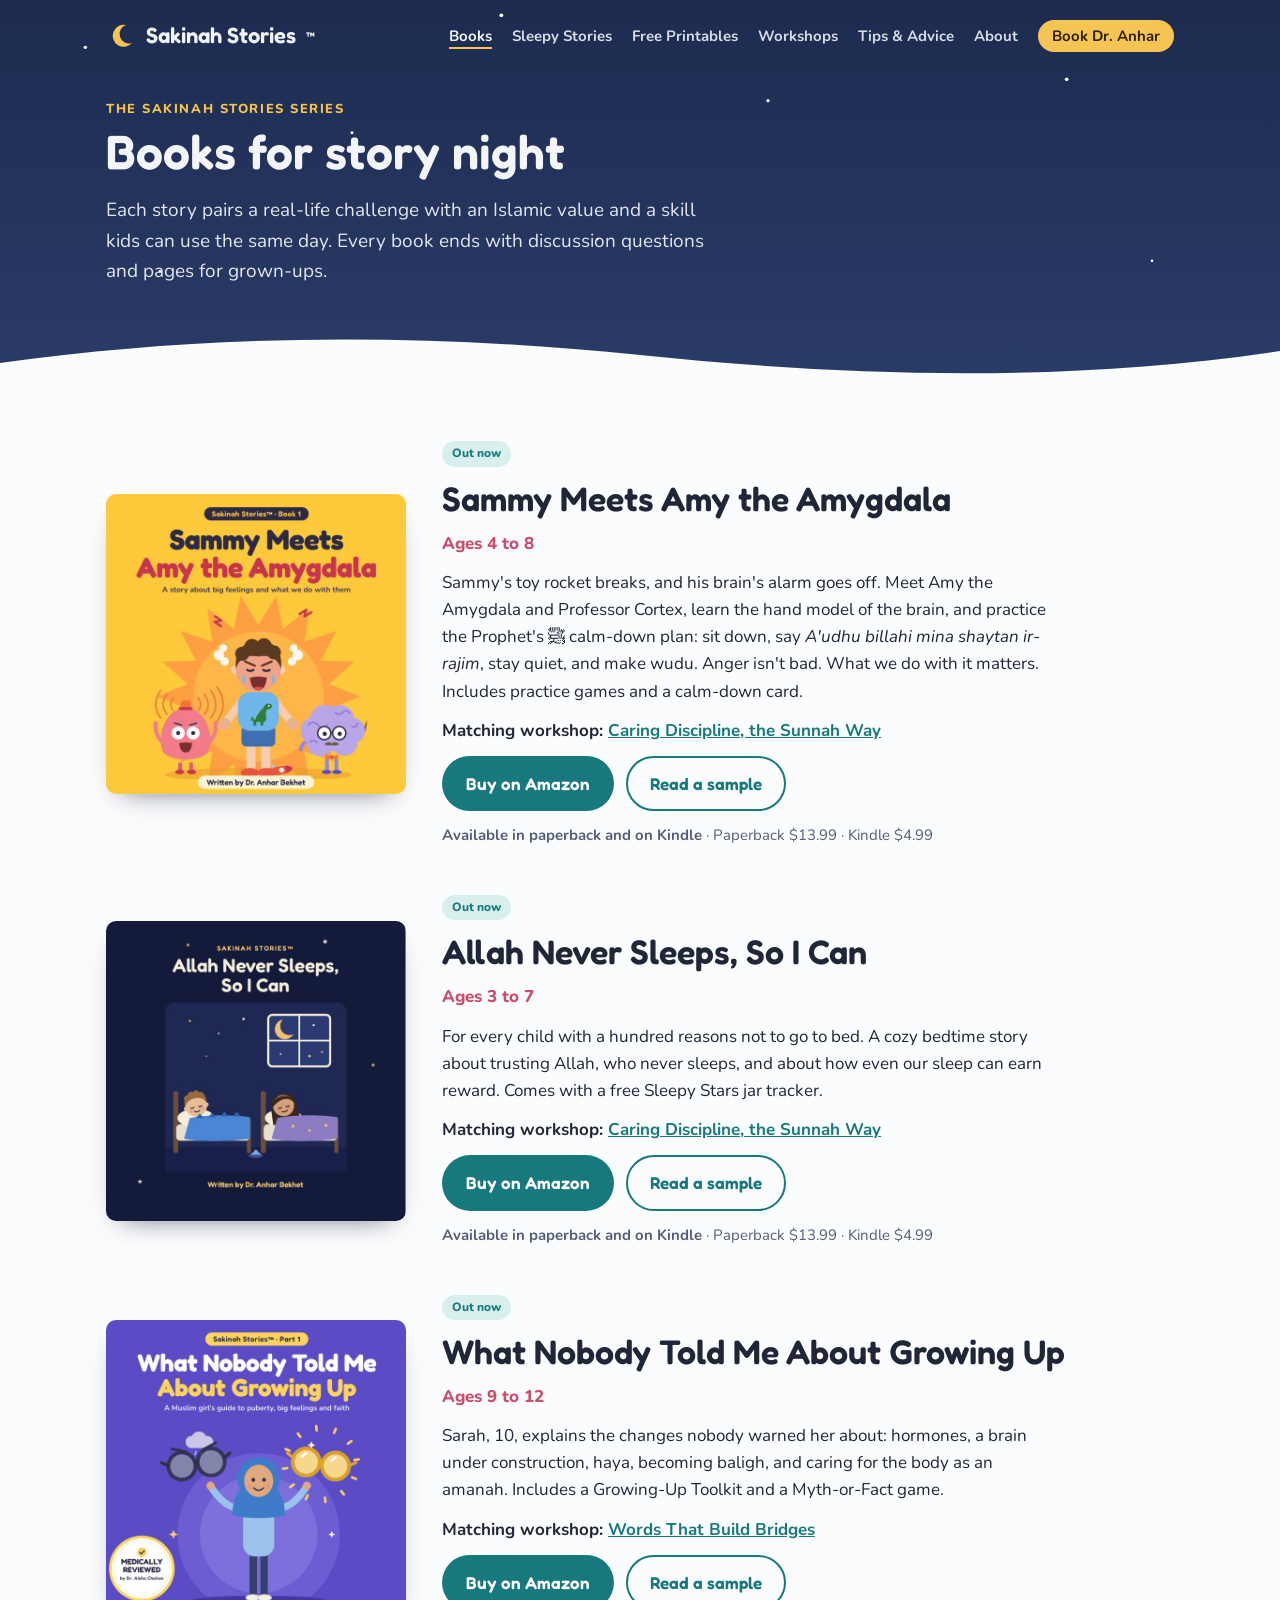
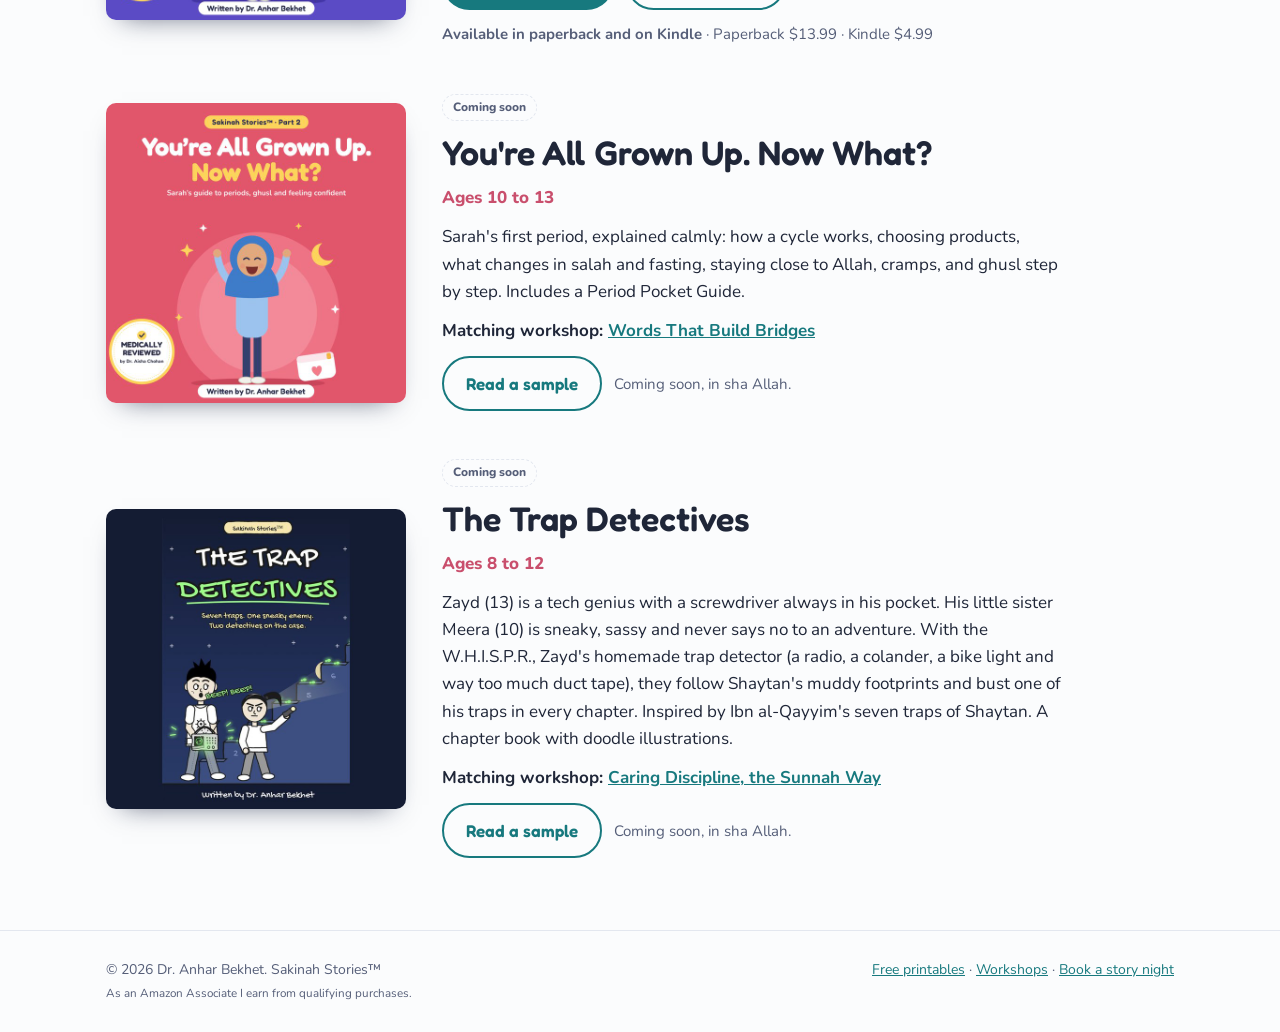
<file: books.html>
<!doctype html>
<html lang="en">
<head>
<meta charset="utf-8">
<meta name="viewport" content="width=device-width, initial-scale=1">
<title>Books | Sakinah Stories™</title>
<meta name="description" content="The Sakinah Stories series of Islamic picture books by Dr. Anhar Bekhet.">
<meta property="og:title" content="Books | Sakinah Stories™">
<meta property="og:description" content="The Sakinah Stories series of Islamic picture books by Dr. Anhar Bekhet.">
<meta property="og:image" content="images/sammy.jpg">
<link rel="icon" href="images/favicon.svg" type="image/svg+xml">
<link rel="preconnect" href="https://fonts.googleapis.com">
<link rel="preconnect" href="https://fonts.gstatic.com" crossorigin>
<link rel="stylesheet" href="https://fonts.googleapis.com/css2?family=Fredoka:wght@400;500;600&family=Nunito:wght@400;600;700;800&display=swap">
<link rel="stylesheet" href="style.css">
</head>
<body>
<a class="skip" href="#main">Skip to content</a>
<header class="night">
<svg class="stars" aria-hidden="true" viewBox="0 0 1200 520" preserveAspectRatio="xMidYMid slice"><g fill="#fff"><circle class="twinkle" cx="80" cy="120" r="1.6"/><circle class="twinkle" cx="210" cy="60" r="1.2"/><circle class="twinkle" cx="330" cy="200" r="1.4"/><circle class="twinkle" cx="470" cy="90" r="1.8"/><circle class="twinkle" cx="610" cy="40" r="1.2"/><circle class="twinkle" cx="720" cy="170" r="1.5"/><circle class="twinkle" cx="860" cy="70" r="1.3"/><circle class="twinkle" cx="1000" cy="150" r="1.7"/><circle class="twinkle" cx="1120" cy="60" r="1.2"/><circle class="twinkle" cx="560" cy="300" r="1.1"/><circle class="twinkle" cx="150" cy="330" r="1.3"/><circle class="twinkle" cx="1080" cy="320" r="1.2"/></g></svg>
<div class="wrap">
<nav class="top" aria-label="Main">
<a class="logo" href="index.html"><svg width="30" height="30" viewBox="0 0 30 30" aria-hidden="true"><path d="M20 4a11 11 0 1 0 6 18A9 9 0 0 1 20 4z" fill="#f6c453"/></svg> Sakinah Stories<sup>™</sup></a>
<ul><li><a class="l on" href="books.html" aria-current="page">Books</a></li><li><a class="l" href="sleepy-stories.html">Sleepy Stories</a></li><li><a class="l" href="printables.html">Free Printables</a></li><li><a class="l" href="workshops.html">Workshops</a></li><li><a class="l" href="blog.html">Tips &amp; Advice</a></li><li><a class="l" href="about.html">About</a></li><li><a class="l cta" href="book.html">Book Dr. Anhar</a></li></ul>
</nav>
<div class="hero small"><div><p class="eyebrow gold">The Sakinah Stories series</p><h1>Books for story night</h1><p class="lead">Each story pairs a real-life challenge with an Islamic value and a skill kids can use the same day. Every book ends with discussion questions and pages for grown-ups.</p></div></div>
</div>
<svg class="hill" viewBox="0 0 1200 60" preserveAspectRatio="none" aria-hidden="true"><path d="M0 60V30C200 0 400 0 600 22S1000 50 1200 18V60z" fill="var(--bg)"/></svg>
</header>
<main id="main">
<section class="block"><div class="wrap book-list"><article class="book-row" id="sammy"><img class="cover" src="images/sammy.jpg" alt="Cover of Sammy Meets Amy the Amygdala" width="640" height="640" loading="lazy">
<div><span class="tag">Out now</span><h2>Sammy Meets Amy the Amygdala</h2><p class="ages">Ages 4 to 8</p><p>Sammy's toy rocket breaks, and his brain's alarm goes off. Meet Amy the Amygdala and Professor Cortex, learn the hand model of the brain, and practice the Prophet's ﷺ calm-down plan: sit down, say <em>A'udhu billahi mina shaytan ir-rajim</em>, stay quiet, and make wudu. Anger isn't bad. What we do with it matters. Includes practice games and a calm-down card.</p><p class="ws-link">Matching workshop: <a href="workshops.html#caring-discipline">Caring Discipline, the Sunnah Way</a></p><div class="row-btns"><a class="btn teal" href="https://www.amazon.com/dp/B0HR76SJWM?tag=sakinahstorie-20" target="_blank" rel="noopener">Buy on Amazon</a><p class="price"><b>Available in paperback and on Kindle</b> · Paperback $13.99 · Kindle $4.99</p><button class="btn ghost-dark" type="button" data-sample="sammy">Read a sample</button></div></div></article>
<dialog class="sample" id="sample-sammy" aria-label="Sample pages from Sammy Meets Amy the Amygdala"><div class="sample-head"><b>Sammy Meets Amy the Amygdala</b><span>Sample pages · scroll sideways for more →</span><button class="close" type="button" aria-label="Close">✕</button></div><div class="pages"><img src="samples/sammy-04.jpg" alt="Sample page from Sammy Meets Amy the Amygdala" loading="lazy" width="949" height="963"><img src="samples/sammy-05.jpg" alt="Sample page from Sammy Meets Amy the Amygdala" loading="lazy" width="949" height="963"><img src="samples/sammy-06.jpg" alt="Sample page from Sammy Meets Amy the Amygdala" loading="lazy" width="949" height="963"></div><p class="sample-foot">Enjoyed it? <a href="https://www.amazon.com/dp/B0HR76SJWM?tag=sakinahstorie-20" target="_blank" rel="noopener">Get the whole book on Amazon</a></p></dialog><article class="book-row" id="allah-never-sleeps"><img class="cover" src="images/allah-never-sleeps.jpg" alt="Cover of Allah Never Sleeps, So I Can" width="640" height="640" loading="lazy">
<div><span class="tag">Out now</span><h2>Allah Never Sleeps, So I Can</h2><p class="ages">Ages 3 to 7</p><p>For every child with a hundred reasons not to go to bed. A cozy bedtime story about trusting Allah, who never sleeps, and about how even our sleep can earn reward. Comes with a free Sleepy Stars jar tracker.</p><p class="ws-link">Matching workshop: <a href="workshops.html#caring-discipline">Caring Discipline, the Sunnah Way</a></p><div class="row-btns"><a class="btn teal" href="https://www.amazon.com/dp/B0HR8286MT?tag=sakinahstorie-20" target="_blank" rel="noopener">Buy on Amazon</a><p class="price"><b>Available in paperback and on Kindle</b> · Paperback $13.99 · Kindle $4.99</p><button class="btn ghost-dark" type="button" data-sample="allah-never-sleeps">Read a sample</button></div></div></article>
<dialog class="sample" id="sample-allah-never-sleeps" aria-label="Sample pages from Allah Never Sleeps, So I Can"><div class="sample-head"><b>Allah Never Sleeps, So I Can</b><span>Sample pages · scroll sideways for more →</span><button class="close" type="button" aria-label="Close">✕</button></div><div class="pages"><img src="samples/allah-never-sleeps-04.jpg" alt="Sample page from Allah Never Sleeps, So I Can" loading="lazy" width="949" height="963"><img src="samples/allah-never-sleeps-05.jpg" alt="Sample page from Allah Never Sleeps, So I Can" loading="lazy" width="949" height="963"><img src="samples/allah-never-sleeps-06.jpg" alt="Sample page from Allah Never Sleeps, So I Can" loading="lazy" width="949" height="963"><img src="samples/allah-never-sleeps-07.jpg" alt="Sample page from Allah Never Sleeps, So I Can" loading="lazy" width="949" height="963"></div><p class="sample-foot">Enjoyed it? <a href="https://www.amazon.com/dp/B0HR8286MT?tag=sakinahstorie-20" target="_blank" rel="noopener">Get the whole book on Amazon</a></p></dialog><article class="book-row" id="growing-up"><img class="cover" src="images/sarah1.jpg?v=2" alt="Cover of What Nobody Told Me About Growing Up" width="640" height="640" loading="lazy">
<div><span class="tag">Out now</span><h2>What Nobody Told Me About Growing Up</h2><p class="ages">Ages 9 to 12</p><p>Sarah, 10, explains the changes nobody warned her about: hormones, a brain under construction, haya, becoming baligh, and caring for the body as an amanah. Includes a Growing-Up Toolkit and a Myth-or-Fact game.</p><p class="ws-link">Matching workshop: <a href="workshops.html#words-bridges">Words That Build Bridges</a></p><div class="row-btns"><a class="btn teal" href="https://www.amazon.com/dp/B0HRX79WGG?tag=sakinahstorie-20" target="_blank" rel="noopener">Buy on Amazon</a><p class="price"><b>Available in paperback and on Kindle</b> · Paperback $13.99 · Kindle $4.99</p><button class="btn ghost-dark" type="button" data-sample="growing-up">Read a sample</button></div></div></article>
<dialog class="sample" id="sample-growing-up" aria-label="Sample pages from What Nobody Told Me About Growing Up"><div class="sample-head"><b>What Nobody Told Me About Growing Up</b><span>Sample pages · scroll sideways for more →</span><button class="close" type="button" aria-label="Close">✕</button></div><div class="pages"><img src="samples/growing-up-04.jpg" alt="Sample page from What Nobody Told Me About Growing Up" loading="lazy" width="949" height="963"><img src="samples/growing-up-05.jpg" alt="Sample page from What Nobody Told Me About Growing Up" loading="lazy" width="949" height="963"><img src="samples/growing-up-06.jpg" alt="Sample page from What Nobody Told Me About Growing Up" loading="lazy" width="949" height="963"></div><p class="sample-foot">Enjoyed it? <a href="https://www.amazon.com/dp/B0HRX79WGG?tag=sakinahstorie-20" target="_blank" rel="noopener">Get the whole book on Amazon</a></p></dialog><article class="book-row" id="all-grown-up"><img class="cover" src="images/sarah2.jpg?v=2" alt="Cover of You're All Grown Up. Now What?" width="640" height="640" loading="lazy">
<div><span class="tag soon">Coming soon</span><h2>You're All Grown Up. Now What?</h2><p class="ages">Ages 10 to 13</p><p>Sarah's first period, explained calmly: how a cycle works, choosing products, what changes in salah and fasting, staying close to Allah, cramps, and ghusl step by step. Includes a Period Pocket Guide.</p><p class="ws-link">Matching workshop: <a href="workshops.html#words-bridges">Words That Build Bridges</a></p><div class="row-btns"><p class="price">Coming soon, in sha Allah.</p><button class="btn ghost-dark" type="button" data-sample="all-grown-up">Read a sample</button></div></div></article>
<dialog class="sample" id="sample-all-grown-up" aria-label="Sample pages from You're All Grown Up. Now What?"><div class="sample-head"><b>You're All Grown Up. Now What?</b><span>Sample pages · scroll sideways for more →</span><button class="close" type="button" aria-label="Close">✕</button></div><div class="pages"><img src="samples/all-grown-up-04.jpg" alt="Sample page from You're All Grown Up. Now What?" loading="lazy" width="949" height="963"><img src="samples/all-grown-up-05.jpg" alt="Sample page from You're All Grown Up. Now What?" loading="lazy" width="949" height="963"><img src="samples/all-grown-up-06.jpg" alt="Sample page from You're All Grown Up. Now What?" loading="lazy" width="949" height="963"></div><p class="sample-foot">Enjoyed it? This book is coming soon, in sha Allah.</p></dialog><article class="book-row" id="trap-detectives"><img class="cover" src="images/trap-detectives-card.jpg?v=1" alt="Cover of The Trap Detectives" width="640" height="640" loading="lazy">
<div><span class="tag soon">Coming soon</span><h2>The Trap Detectives</h2><p class="ages">Ages 8 to 12</p><p>Zayd (13) is a tech genius with a screwdriver always in his pocket. His little sister Meera (10) is sneaky, sassy and never says no to an adventure. With the W.H.I.S.P.R., Zayd's homemade trap detector (a radio, a colander, a bike light and way too much duct tape), they follow Shaytan's muddy footprints and bust one of his traps in every chapter. Inspired by Ibn al-Qayyim's seven traps of Shaytan. A chapter book with doodle illustrations.</p><p class="ws-link">Matching workshop: <a href="workshops.html#caring-discipline">Caring Discipline, the Sunnah Way</a></p><div class="row-btns"><p class="price">Coming soon, in sha Allah.</p><button class="btn ghost-dark" type="button" data-sample="trap-detectives">Read a sample</button></div></div></article>
<dialog class="sample" id="sample-trap-detectives" aria-label="Sample pages from The Trap Detectives"><div class="sample-head"><b>The Trap Detectives</b><span>Sample pages · scroll sideways for more →</span><button class="close" type="button" aria-label="Close">✕</button></div><div class="pages"><img src="samples/trap-detectives-01.jpg" alt="Sample page from The Trap Detectives" loading="lazy" width="720" height="1080" class="tall"><img src="samples/trap-detectives-02.jpg" alt="Sample page from The Trap Detectives" loading="lazy" width="720" height="1080" class="tall"><img src="samples/trap-detectives-03.jpg" alt="Sample page from The Trap Detectives" loading="lazy" width="720" height="1080" class="tall"><img src="samples/trap-detectives-04.jpg" alt="Sample page from The Trap Detectives" loading="lazy" width="720" height="1080" class="tall"><img src="samples/trap-detectives-05.jpg" alt="Sample page from The Trap Detectives" loading="lazy" width="720" height="1080" class="tall"></div><p class="sample-foot">Enjoyed it? This book is coming soon, in sha Allah.</p></dialog></div></section><script>
function openSample(id){var d=document.getElementById("sample-"+id);if(d&&d.showModal){d.showModal();}}
document.querySelectorAll("[data-sample]").forEach(function(b){b.addEventListener("click",function(){openSample(b.dataset.sample);});});
document.querySelectorAll("dialog.sample").forEach(function(d){d.querySelector(".close").addEventListener("click",function(){d.close();});d.addEventListener("click",function(e){if(e.target===d)d.close();});});
if(location.hash.indexOf("#sample-")===0){openSample(location.hash.slice(8));}
</script>
</main>
<footer><div class="wrap">
<span>© 2026 Dr. Anhar Bekhet. Sakinah Stories™<br><small>As an Amazon Associate I earn from qualifying purchases.</small></span>
<span><a href="printables.html">Free printables</a> · <a href="workshops.html">Workshops</a> · <a href="book.html">Book a story night</a></span>
</div></footer>
</body>
</html>
</file>
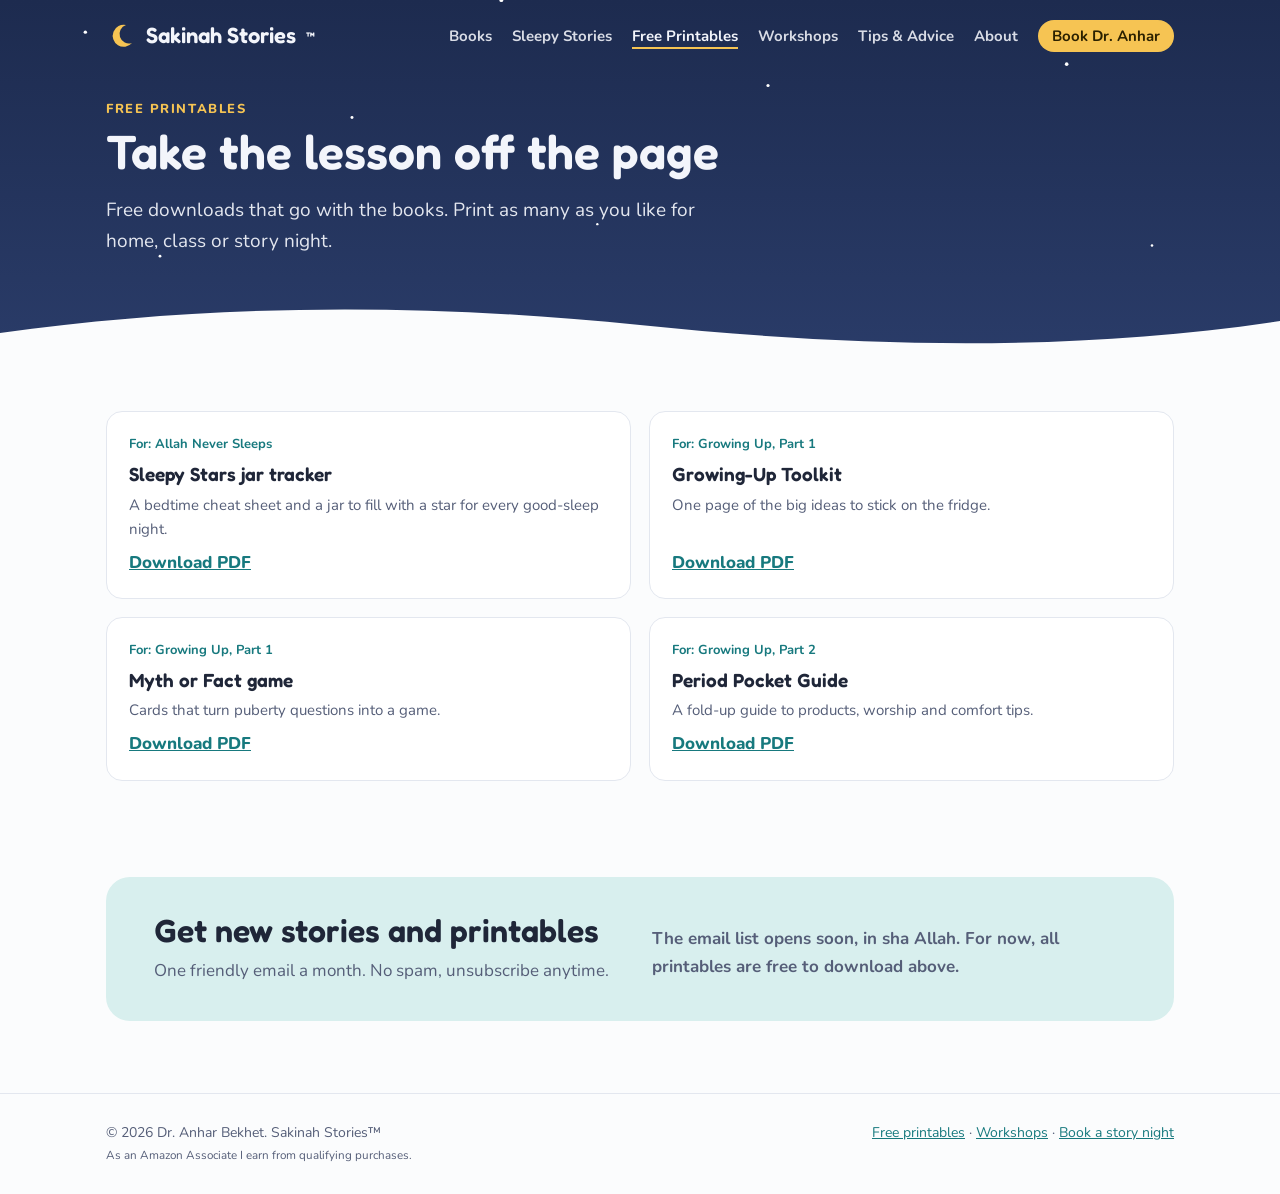
<file: printables.html>
<!doctype html>
<html lang="en">
<head>
<meta charset="utf-8">
<meta name="viewport" content="width=device-width, initial-scale=1">
<title>Free Printables | Sakinah Stories™</title>
<meta name="description" content="Free printable activities, trackers and guides that go with the Sakinah Stories books.">
<meta property="og:title" content="Free Printables | Sakinah Stories™">
<meta property="og:description" content="Free printable activities, trackers and guides that go with the Sakinah Stories books.">
<meta property="og:image" content="images/sammy.jpg">
<link rel="icon" href="images/favicon.svg" type="image/svg+xml">
<link rel="preconnect" href="https://fonts.googleapis.com">
<link rel="preconnect" href="https://fonts.gstatic.com" crossorigin>
<link rel="stylesheet" href="https://fonts.googleapis.com/css2?family=Fredoka:wght@400;500;600&family=Nunito:wght@400;600;700;800&display=swap">
<link rel="stylesheet" href="style.css">
</head>
<body>
<a class="skip" href="#main">Skip to content</a>
<header class="night">
<svg class="stars" aria-hidden="true" viewBox="0 0 1200 520" preserveAspectRatio="xMidYMid slice"><g fill="#fff"><circle class="twinkle" cx="80" cy="120" r="1.6"/><circle class="twinkle" cx="210" cy="60" r="1.2"/><circle class="twinkle" cx="330" cy="200" r="1.4"/><circle class="twinkle" cx="470" cy="90" r="1.8"/><circle class="twinkle" cx="610" cy="40" r="1.2"/><circle class="twinkle" cx="720" cy="170" r="1.5"/><circle class="twinkle" cx="860" cy="70" r="1.3"/><circle class="twinkle" cx="1000" cy="150" r="1.7"/><circle class="twinkle" cx="1120" cy="60" r="1.2"/><circle class="twinkle" cx="560" cy="300" r="1.1"/><circle class="twinkle" cx="150" cy="330" r="1.3"/><circle class="twinkle" cx="1080" cy="320" r="1.2"/></g></svg>
<div class="wrap">
<nav class="top" aria-label="Main">
<a class="logo" href="index.html"><svg width="30" height="30" viewBox="0 0 30 30" aria-hidden="true"><path d="M20 4a11 11 0 1 0 6 18A9 9 0 0 1 20 4z" fill="#f6c453"/></svg> Sakinah Stories<sup>™</sup></a>
<ul><li><a class="l" href="books.html">Books</a></li><li><a class="l" href="sleepy-stories.html">Sleepy Stories</a></li><li><a class="l on" href="printables.html" aria-current="page">Free Printables</a></li><li><a class="l" href="workshops.html">Workshops</a></li><li><a class="l" href="blog.html">Tips &amp; Advice</a></li><li><a class="l" href="about.html">About</a></li><li><a class="l cta" href="book.html">Book Dr. Anhar</a></li></ul>
</nav>
<div class="hero small"><div><p class="eyebrow gold">Free printables</p><h1>Take the lesson off the page</h1><p class="lead">Free downloads that go with the books. Print as many as you like for home, class or story night.</p></div></div>
</div>
<svg class="hill" viewBox="0 0 1200 60" preserveAspectRatio="none" aria-hidden="true"><path d="M0 60V30C200 0 400 0 600 22S1000 50 1200 18V60z" fill="var(--bg)"/></svg>
</header>
<main id="main">
<section class="block"><div class="wrap"><div class="prints two"><div class="print"><span class="meta">For: Allah Never Sleeps</span><h3>Sleepy Stars jar tracker</h3><p>A bedtime cheat sheet and a jar to fill with a star for every good-sleep night.</p><a class="dl" href="printables/sleepy-stars-bedtime-printable.pdf" download>Download PDF</a></div><div class="print"><span class="meta">For: Growing Up, Part 1</span><h3>Growing-Up Toolkit</h3><p>One page of the big ideas to stick on the fridge.</p><a class="dl" href="printables/growing-up-toolkit.pdf" download>Download PDF</a></div><div class="print"><span class="meta">For: Growing Up, Part 1</span><h3>Myth or Fact game</h3><p>Cards that turn puberty questions into a game.</p><a class="dl" href="printables/myth-or-fact-game.pdf" download>Download PDF</a></div><div class="print"><span class="meta">For: Growing Up, Part 2</span><h3>Period Pocket Guide</h3><p>A fold-up guide to products, worship and comfort tips.</p><a class="dl" href="printables/period-pocket-guide.pdf" download>Download PDF</a></div></div></div></section><section class="block" id="signup"><div class="wrap"><div class="signup">
<div><h2>Get new stories and printables</h2><p>One friendly email a month. No spam, unsubscribe anytime.</p></div>
<div><p class="signup-soon">The email list opens soon, in sha Allah. For now, all printables are free to download above.</p></div>
</div></div></section>
</main>
<footer><div class="wrap">
<span>© 2026 Dr. Anhar Bekhet. Sakinah Stories™<br><small>As an Amazon Associate I earn from qualifying purchases.</small></span>
<span><a href="printables.html">Free printables</a> · <a href="workshops.html">Workshops</a> · <a href="book.html">Book a story night</a></span>
</div></footer>
</body>
</html>
</file>
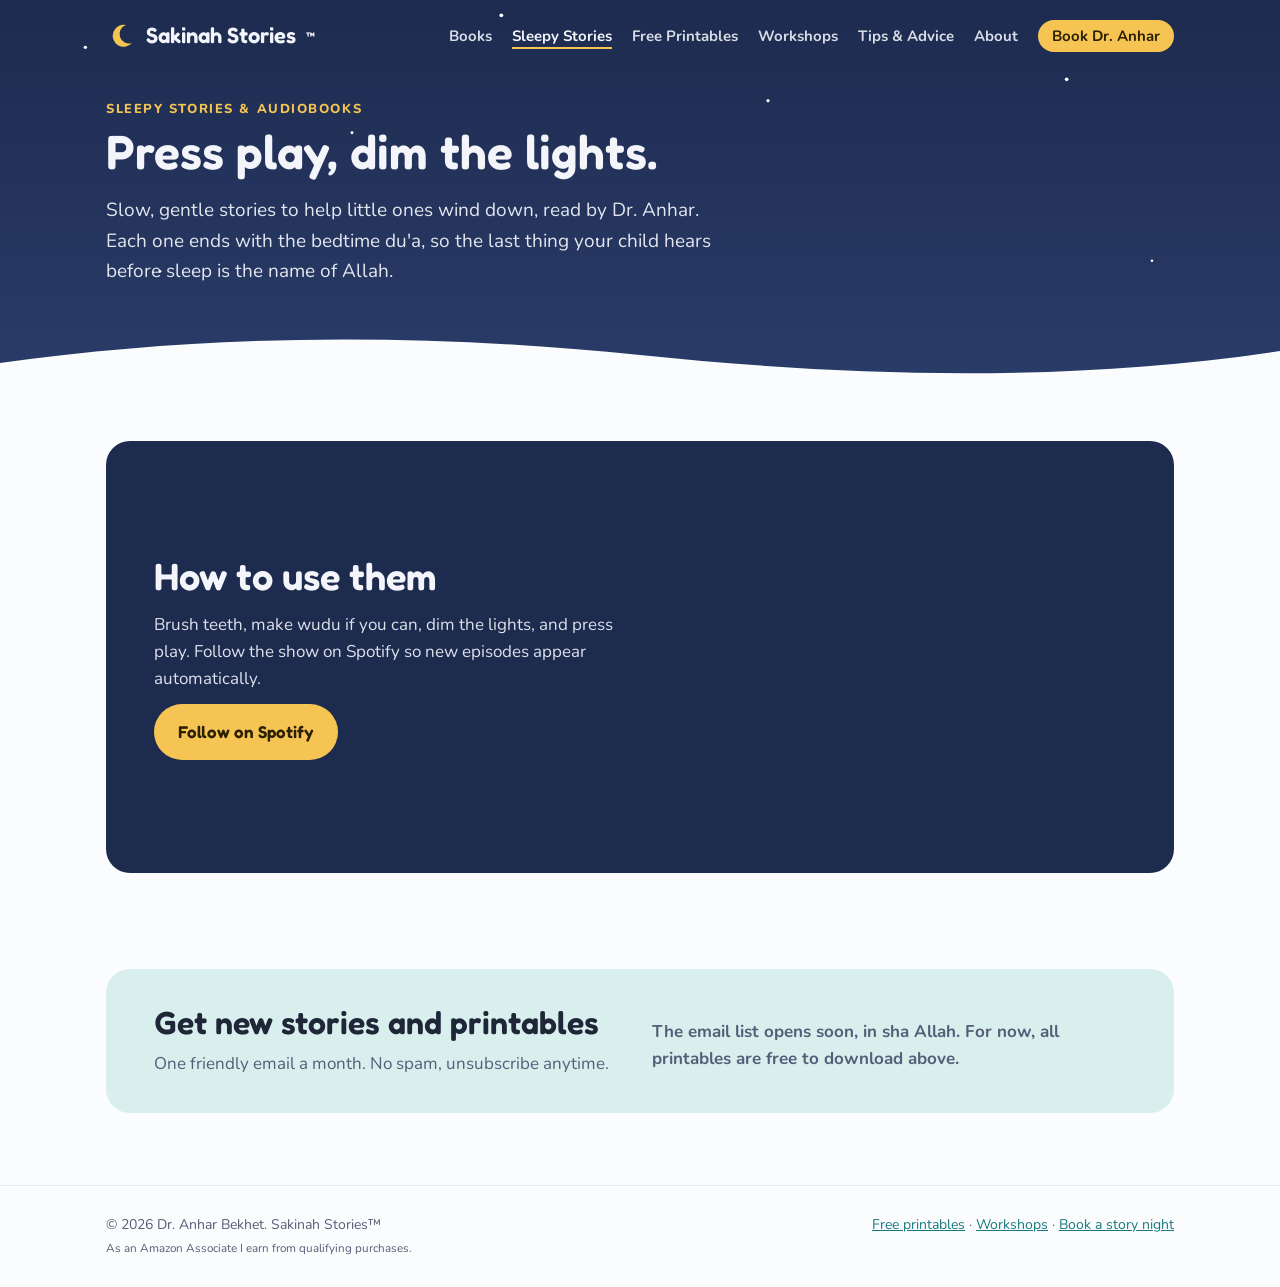
<file: sleepy-stories.html>
<!doctype html>
<html lang="en">
<head>
<meta charset="utf-8">
<meta name="viewport" content="width=device-width, initial-scale=1">
<title>Sleepy Stories | Sakinah Stories™</title>
<meta name="description" content="Calm Islamic bedtime stories and audiobooks read by Dr. Anhar Bekhet.">
<meta property="og:title" content="Sleepy Stories | Sakinah Stories™">
<meta property="og:description" content="Calm Islamic bedtime stories and audiobooks read by Dr. Anhar Bekhet.">
<meta property="og:image" content="images/sammy.jpg">
<link rel="icon" href="images/favicon.svg" type="image/svg+xml">
<link rel="preconnect" href="https://fonts.googleapis.com">
<link rel="preconnect" href="https://fonts.gstatic.com" crossorigin>
<link rel="stylesheet" href="https://fonts.googleapis.com/css2?family=Fredoka:wght@400;500;600&family=Nunito:wght@400;600;700;800&display=swap">
<link rel="stylesheet" href="style.css">
</head>
<body>
<a class="skip" href="#main">Skip to content</a>
<header class="night">
<svg class="stars" aria-hidden="true" viewBox="0 0 1200 520" preserveAspectRatio="xMidYMid slice"><g fill="#fff"><circle class="twinkle" cx="80" cy="120" r="1.6"/><circle class="twinkle" cx="210" cy="60" r="1.2"/><circle class="twinkle" cx="330" cy="200" r="1.4"/><circle class="twinkle" cx="470" cy="90" r="1.8"/><circle class="twinkle" cx="610" cy="40" r="1.2"/><circle class="twinkle" cx="720" cy="170" r="1.5"/><circle class="twinkle" cx="860" cy="70" r="1.3"/><circle class="twinkle" cx="1000" cy="150" r="1.7"/><circle class="twinkle" cx="1120" cy="60" r="1.2"/><circle class="twinkle" cx="560" cy="300" r="1.1"/><circle class="twinkle" cx="150" cy="330" r="1.3"/><circle class="twinkle" cx="1080" cy="320" r="1.2"/></g></svg>
<div class="wrap">
<nav class="top" aria-label="Main">
<a class="logo" href="index.html"><svg width="30" height="30" viewBox="0 0 30 30" aria-hidden="true"><path d="M20 4a11 11 0 1 0 6 18A9 9 0 0 1 20 4z" fill="#f6c453"/></svg> Sakinah Stories<sup>™</sup></a>
<ul><li><a class="l" href="books.html">Books</a></li><li><a class="l on" href="sleepy-stories.html" aria-current="page">Sleepy Stories</a></li><li><a class="l" href="printables.html">Free Printables</a></li><li><a class="l" href="workshops.html">Workshops</a></li><li><a class="l" href="blog.html">Tips &amp; Advice</a></li><li><a class="l" href="about.html">About</a></li><li><a class="l cta" href="book.html">Book Dr. Anhar</a></li></ul>
</nav>
<div class="hero small"><div><p class="eyebrow gold">Sleepy Stories &amp; audiobooks</p><h1>Press play, dim the lights.</h1><p class="lead">Slow, gentle stories to help little ones wind down, read by Dr. Anhar. Each one ends with the bedtime du'a, so the last thing your child hears before sleep is the name of Allah.</p></div></div>
</div>
<svg class="hill" viewBox="0 0 1200 60" preserveAspectRatio="none" aria-hidden="true"><path d="M0 60V30C200 0 400 0 600 22S1000 50 1200 18V60z" fill="var(--bg)"/></svg>
</header>
<main id="main">
<section class="block"><div class="wrap"><div class="sleepy">
<div><h2>How to use them</h2><p>Brush teeth, make wudu if you can, dim the lights, and press play. Follow the show on Spotify so new episodes appear automatically.</p>
<a class="btn gold" href="https://open.spotify.com/show/033keIqIgj5s4bLBWO1fwc" target="_blank" rel="noopener">Follow on Spotify</a></div>
<div><iframe class="spotify" title="Sleepy Stories on Spotify" src="https://open.spotify.com/embed/show/033keIqIgj5s4bLBWO1fwc?utm_source=generator&theme=0" height="352" frameborder="0" allow="autoplay; clipboard-write; encrypted-media; fullscreen; picture-in-picture" loading="lazy"></iframe></div>
</div></div></section><section class="block" id="signup"><div class="wrap"><div class="signup">
<div><h2>Get new stories and printables</h2><p>One friendly email a month. No spam, unsubscribe anytime.</p></div>
<div><p class="signup-soon">The email list opens soon, in sha Allah. For now, all printables are free to download above.</p></div>
</div></div></section>
</main>
<footer><div class="wrap">
<span>© 2026 Dr. Anhar Bekhet. Sakinah Stories™<br><small>As an Amazon Associate I earn from qualifying purchases.</small></span>
<span><a href="printables.html">Free printables</a> · <a href="workshops.html">Workshops</a> · <a href="book.html">Book a story night</a></span>
</div></footer>
</body>
</html>
</file>
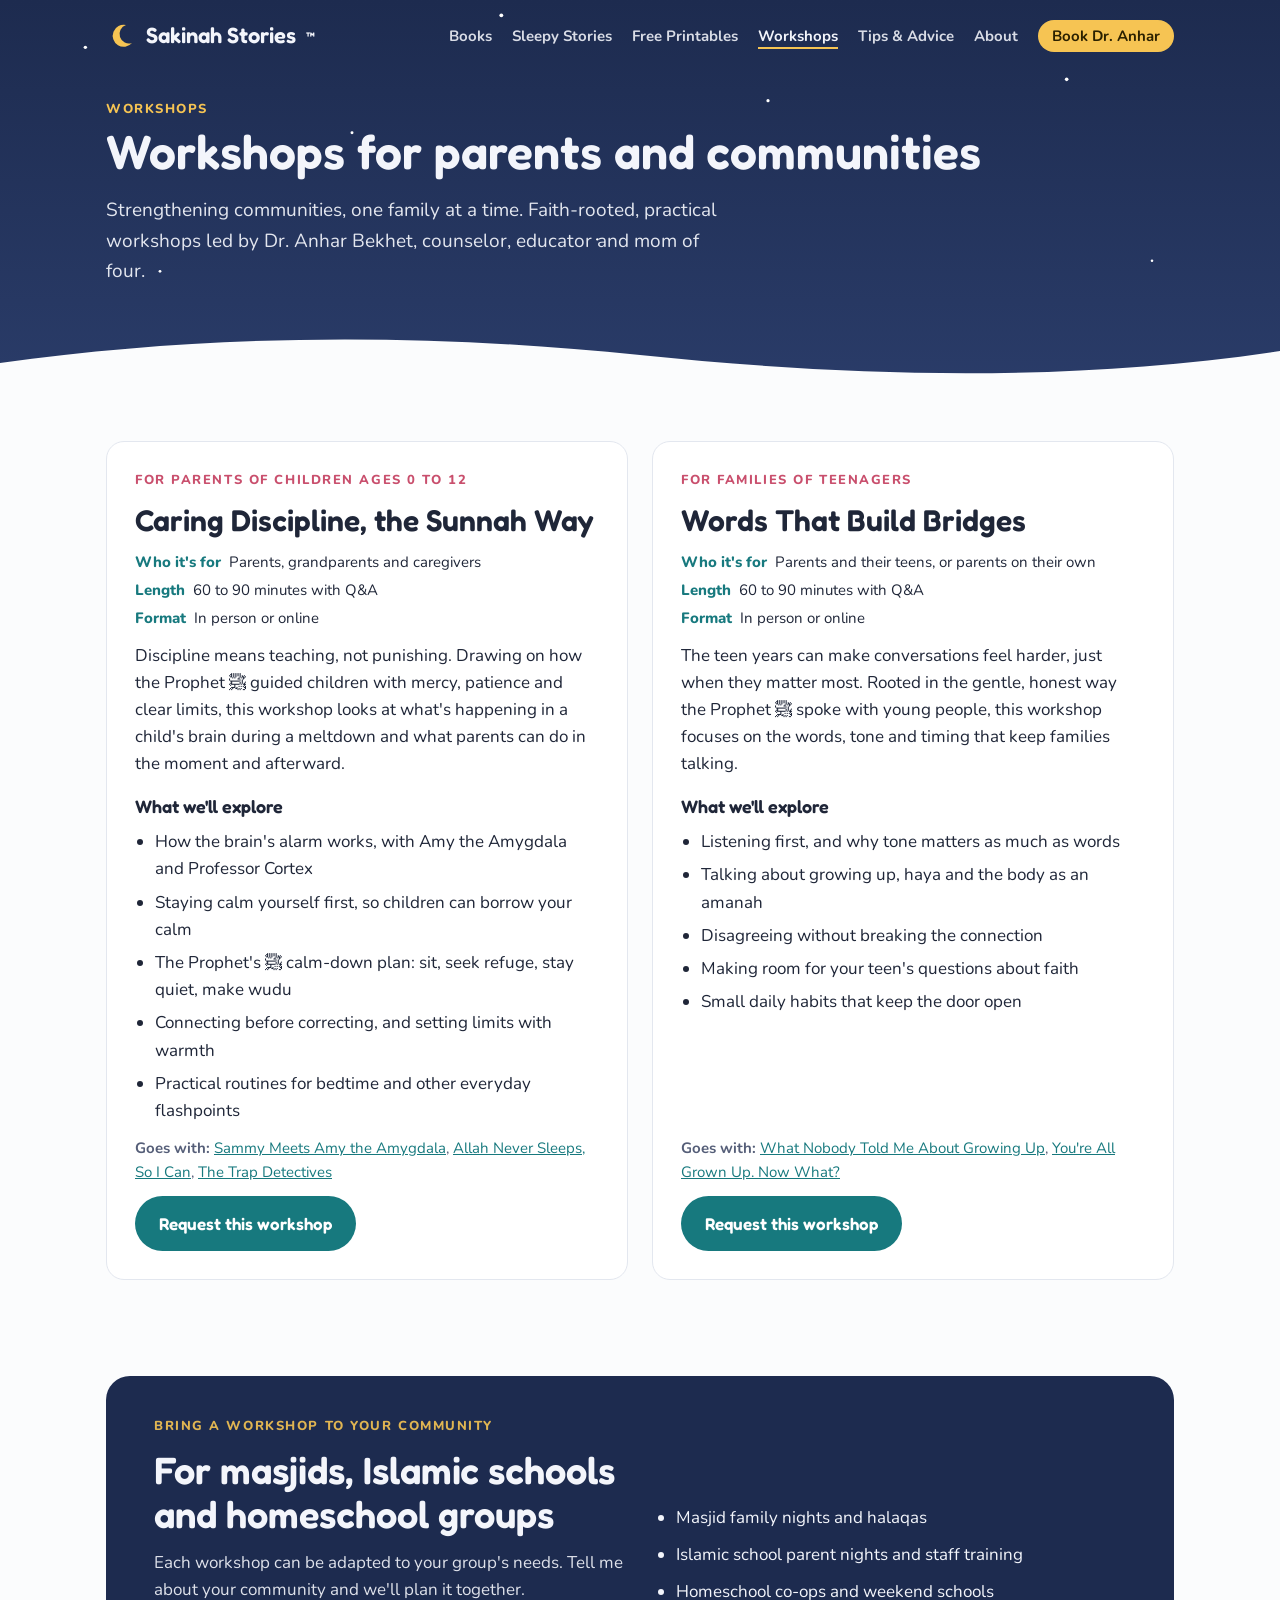
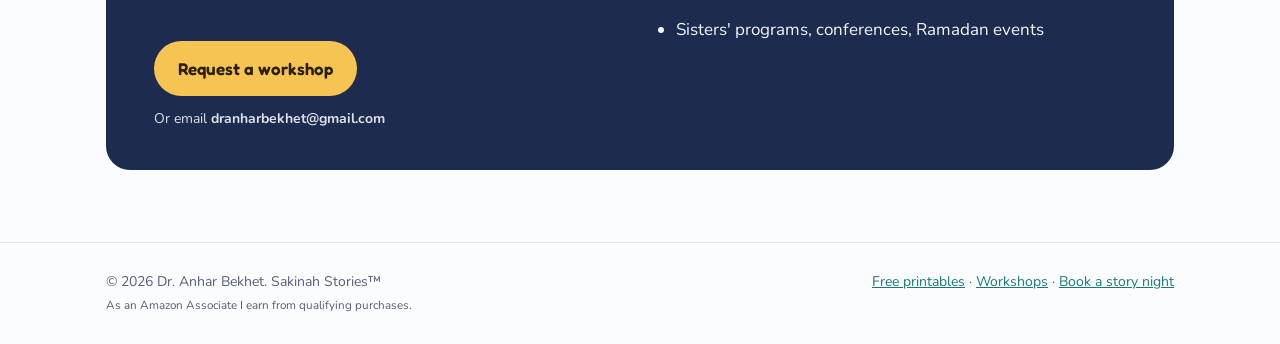
<file: workshops.html>
<!doctype html>
<html lang="en">
<head>
<meta charset="utf-8">
<meta name="viewport" content="width=device-width, initial-scale=1">
<title>Workshops | Sakinah Stories™</title>
<meta name="description" content="Parenting workshops by Dr. Anhar Bekhet for Muslim families: Caring Discipline, the Sunnah Way, and Words That Build Bridges for families of teens.">
<meta property="og:title" content="Workshops | Sakinah Stories™">
<meta property="og:description" content="Parenting workshops by Dr. Anhar Bekhet for Muslim families: Caring Discipline, the Sunnah Way, and Words That Build Bridges for families of teens.">
<meta property="og:image" content="images/sammy.jpg">
<link rel="icon" href="images/favicon.svg" type="image/svg+xml">
<link rel="preconnect" href="https://fonts.googleapis.com">
<link rel="preconnect" href="https://fonts.gstatic.com" crossorigin>
<link rel="stylesheet" href="https://fonts.googleapis.com/css2?family=Fredoka:wght@400;500;600&family=Nunito:wght@400;600;700;800&display=swap">
<link rel="stylesheet" href="style.css">
</head>
<body>
<a class="skip" href="#main">Skip to content</a>
<header class="night">
<svg class="stars" aria-hidden="true" viewBox="0 0 1200 520" preserveAspectRatio="xMidYMid slice"><g fill="#fff"><circle class="twinkle" cx="80" cy="120" r="1.6"/><circle class="twinkle" cx="210" cy="60" r="1.2"/><circle class="twinkle" cx="330" cy="200" r="1.4"/><circle class="twinkle" cx="470" cy="90" r="1.8"/><circle class="twinkle" cx="610" cy="40" r="1.2"/><circle class="twinkle" cx="720" cy="170" r="1.5"/><circle class="twinkle" cx="860" cy="70" r="1.3"/><circle class="twinkle" cx="1000" cy="150" r="1.7"/><circle class="twinkle" cx="1120" cy="60" r="1.2"/><circle class="twinkle" cx="560" cy="300" r="1.1"/><circle class="twinkle" cx="150" cy="330" r="1.3"/><circle class="twinkle" cx="1080" cy="320" r="1.2"/></g></svg>
<div class="wrap">
<nav class="top" aria-label="Main">
<a class="logo" href="index.html"><svg width="30" height="30" viewBox="0 0 30 30" aria-hidden="true"><path d="M20 4a11 11 0 1 0 6 18A9 9 0 0 1 20 4z" fill="#f6c453"/></svg> Sakinah Stories<sup>™</sup></a>
<ul><li><a class="l" href="books.html">Books</a></li><li><a class="l" href="sleepy-stories.html">Sleepy Stories</a></li><li><a class="l" href="printables.html">Free Printables</a></li><li><a class="l on" href="workshops.html" aria-current="page">Workshops</a></li><li><a class="l" href="blog.html">Tips &amp; Advice</a></li><li><a class="l" href="about.html">About</a></li><li><a class="l cta" href="book.html">Book Dr. Anhar</a></li></ul>
</nav>
<div class="hero small"><div><p class="eyebrow gold">Workshops</p><h1>Workshops for parents and communities</h1><p class="lead">Strengthening communities, one family at a time. Faith-rooted, practical workshops led by Dr. Anhar Bekhet, counselor, educator and mom of four.</p></div></div>
</div>
<svg class="hill" viewBox="0 0 1200 60" preserveAspectRatio="none" aria-hidden="true"><path d="M0 60V30C200 0 400 0 600 22S1000 50 1200 18V60z" fill="var(--bg)"/></svg>
</header>
<main id="main">

<section class="block"><div class="wrap"><div class="workshops"><article class="workshop" id="caring-discipline"><p class="eyebrow">For parents of children ages 0 to 12</p><h2>Caring Discipline, the Sunnah Way</h2>
<dl><div><dt>Who it's for</dt><dd>Parents, grandparents and caregivers</dd></div><div><dt>Length</dt><dd>60 to 90 minutes with Q&amp;A</dd></div><div><dt>Format</dt><dd>In person or online</dd></div></dl>
<p>Discipline means teaching, not punishing. Drawing on how the Prophet ﷺ guided children with mercy, patience and clear limits, this workshop looks at what's happening in a child's brain during a meltdown and what parents can do in the moment and afterward.</p><h3>What we'll explore</h3><ul><li>How the brain's alarm works, with Amy the Amygdala and Professor Cortex</li><li>Staying calm yourself first, so children can borrow your calm</li><li>The Prophet's ﷺ calm-down plan: sit, seek refuge, stay quiet, make wudu</li><li>Connecting before correcting, and setting limits with warmth</li><li>Practical routines for bedtime and other everyday flashpoints</li></ul>
<p class="fits"><b>Goes with:</b> <a href="books.html#sammy">Sammy Meets Amy the Amygdala</a>, <a href="books.html#allah-never-sleeps">Allah Never Sleeps, So I Can</a>, <a href="books.html#trap-detectives">The Trap Detectives</a></p>
<a class="btn teal" href="book.html?workshop=caring-discipline#request">Request this workshop</a></article><article class="workshop" id="words-bridges"><p class="eyebrow">For families of teenagers</p><h2>Words That Build Bridges</h2>
<dl><div><dt>Who it's for</dt><dd>Parents and their teens, or parents on their own</dd></div><div><dt>Length</dt><dd>60 to 90 minutes with Q&amp;A</dd></div><div><dt>Format</dt><dd>In person or online</dd></div></dl>
<p>The teen years can make conversations feel harder, just when they matter most. Rooted in the gentle, honest way the Prophet ﷺ spoke with young people, this workshop focuses on the words, tone and timing that keep families talking.</p><h3>What we'll explore</h3><ul><li>Listening first, and why tone matters as much as words</li><li>Talking about growing up, haya and the body as an amanah</li><li>Disagreeing without breaking the connection</li><li>Making room for your teen's questions about faith</li><li>Small daily habits that keep the door open</li></ul>
<p class="fits"><b>Goes with:</b> <a href="books.html#growing-up">What Nobody Told Me About Growing Up</a>, <a href="books.html#all-grown-up">You're All Grown Up. Now What?</a></p>
<a class="btn teal" href="book.html?workshop=words-bridges#request">Request this workshop</a></article></div></div></section>

<section class="block" id="bring"><div class="wrap"><div class="sleepy">
<div><p class="eyebrow gold">Bring a workshop to your community</p><h2>For masjids, Islamic schools and homeschool groups</h2>
<p>Each workshop can be adapted to your group's needs. Tell me about your community and we'll plan it together.</p>
<div class="btns"><a class="btn gold" href="book.html#request">Request a workshop</a></div>
<p class="small-note">Or email <b>dranharbekhet@gmail.com</b></p></div>
<div><ul class="bring-list"><li>Masjid family nights and halaqas</li><li>Islamic school parent nights and staff training</li><li>Homeschool co-ops and weekend schools</li><li>Sisters' programs, conferences, Ramadan events</li></ul></div>
</div></div></section>

</main>
<footer><div class="wrap">
<span>© 2026 Dr. Anhar Bekhet. Sakinah Stories™<br><small>As an Amazon Associate I earn from qualifying purchases.</small></span>
<span><a href="printables.html">Free printables</a> · <a href="workshops.html">Workshops</a> · <a href="book.html">Book a story night</a></span>
</div></footer>
</body>
</html>
</file>
<file: style.css>
/* Sakinah Stories website. Night-sky header band, calm daytime page below. */
:root{
  --night:#1d2b4f; --night-2:#2a3c69; --star:#f6c453;
  --teal:#17797e; --teal-soft:#d8efee; --rose:#c94f6d;
  --bg:#fbfcfd; --surface:#ffffff; --ink:#1f2638; --muted:#555e78; --line:#e3e7ef;
  --on-night:#f3f5fb;
  --display:"Fredoka","Trebuchet MS",system-ui,sans-serif;
  --body:"Nunito","Segoe UI",system-ui,sans-serif;
}
@media (prefers-color-scheme:dark){:root{
  --bg:#121829; --surface:#1a2238; --ink:#e9ecf5; --muted:#a3abc4; --line:#2b3552; --teal-soft:#173c45; --teal:#4cc3c4; --rose:#ef8aa2; color-scheme:dark}}
*{box-sizing:border-box}
html{scroll-behavior:smooth}
body{margin:0;background:var(--bg);color:var(--ink);font-family:var(--body);font-size:17px;line-height:1.6}
img{max-width:100%;height:auto;display:block}
h1,h2,h3{font-family:var(--display);line-height:1.15;text-wrap:balance;margin:0}
p{margin:0}
a{color:var(--teal)}
.skip{position:absolute;left:-9999px}
.skip:focus{left:16px;top:16px;z-index:5;background:#fff;color:#000;padding:8px 12px;border-radius:8px}
.wrap{max-width:1100px;margin:0 auto;padding-left:max(16px,env(safe-area-inset-left,0px));padding-right:max(16px,env(safe-area-inset-right,0px))}
.night{background:linear-gradient(180deg,var(--night) 0%,var(--night-2) 100%);color:var(--on-night);position:relative;overflow:hidden}
.stars{position:absolute;inset:0;width:100%;height:100%;pointer-events:none}
nav.top{display:flex;align-items:center;justify-content:space-between;gap:16px;padding-block:18px;flex-wrap:wrap;position:relative}
.logo{font-family:var(--display);font-weight:600;font-size:22px;color:var(--on-night);text-decoration:none;display:flex;align-items:center;gap:10px}
.logo sup{font-size:11px}
nav.top ul{list-style:none;display:flex;gap:6px 20px;margin:0;padding:0;flex-wrap:wrap}
nav.top a.l{color:var(--on-night);text-decoration:none;font-weight:700;font-size:15px;opacity:.88}
nav.top a.l:hover,nav.top a.l:focus-visible,nav.top a.on{opacity:1;text-decoration:underline;text-decoration-color:var(--star);text-underline-offset:6px;text-decoration-thickness:2px}
.hero{display:grid;grid-template-columns:1.15fr .85fr;gap:32px;align-items:center;padding-block:36px 64px;position:relative}
.hero.small{grid-template-columns:1fr;padding-block:28px 48px}
.hero h1{font-size:clamp(34px,5vw,56px);font-weight:600}
.hero.small h1{font-size:clamp(32px,4.4vw,48px);margin-top:4px}
.hero h1 em{font-style:normal;color:var(--star)}
.hero .lead{font-size:19px;margin-top:16px;max-width:56ch;opacity:.92}
.byline{margin-top:10px;font-weight:700;color:var(--star);letter-spacing:.02em}
.btns{display:flex;gap:12px;flex-wrap:wrap;margin-top:26px}
.btn{display:inline-block;align-self:flex-start;font-family:var(--display);font-weight:600;font-size:17px;padding:12px 22px;border-radius:999px;text-decoration:none;border:2px solid transparent}
.btn.gold{background:var(--star);color:#2b2100}
.btn.ghost{border-color:rgba(255,255,255,.5);color:var(--on-night)}
.btn.teal{background:var(--teal);color:#fff}
.btn:focus-visible,a:focus-visible{outline:3px solid var(--rose);outline-offset:2px}
.lantern{width:100%;max-width:380px;justify-self:center}
.hill{display:block;width:100%;height:60px;margin-top:-1px}
section.block{padding-block:48px}
.eyebrow{font-size:13px;font-weight:800;letter-spacing:.12em;text-transform:uppercase;color:var(--teal)}
.eyebrow.gold{color:var(--star)}
.sec-head{display:flex;justify-content:space-between;align-items:end;gap:16px;flex-wrap:wrap;margin-bottom:26px}
.sec-head h2{font-size:clamp(28px,3.4vw,38px);font-weight:600;margin-top:4px}
.sec-head p{color:var(--muted);max-width:52ch}
.books{display:grid;grid-template-columns:repeat(auto-fit,minmax(190px,1fr));gap:22px}
.book{display:flex;flex-direction:column;gap:12px;min-width:0}
.cover{aspect-ratio:1/1;width:100%;object-fit:cover;border-radius:10px;box-shadow:0 12px 26px -16px rgba(20,30,60,.7)}
.book h3{font-size:18px;font-weight:600}
.book p{color:var(--muted);font-size:15px}
.tag{align-self:flex-start;font-size:12px;font-weight:800;padding:3px 10px;border-radius:999px;background:var(--teal-soft);color:var(--teal)}
.tag.soon{background:transparent;border:1.5px dashed var(--line);color:var(--muted)}
.book-list{display:flex;flex-direction:column;gap:48px}
.book-row{display:grid;grid-template-columns:300px 1fr;gap:36px;align-items:center;scroll-margin-top:24px}
.book-row>div{display:flex;flex-direction:column;gap:12px;min-width:0}
.book-row h2{font-size:clamp(26px,3vw,34px);font-weight:600}
.book-row .ages{font-weight:800;color:var(--rose)}
.book-row p{max-width:62ch}
.price{color:var(--muted);font-size:15px}
.sleepy{background:var(--night);color:var(--on-night);border-radius:24px;padding:40px clamp(20px,4vw,48px);display:grid;grid-template-columns:1fr 1fr;gap:32px;align-items:center}
.sleepy>div:first-child{display:flex;flex-direction:column;gap:12px}
.sleepy h2{font-size:clamp(28px,3.4vw,38px);font-weight:600}
.sleepy p{opacity:.9}
.tracks{display:flex;flex-direction:column;gap:10px}
.track{display:flex;align-items:center;gap:14px;background:rgba(255,255,255,.07);border:1px solid rgba(255,255,255,.12);border-radius:14px;padding:12px 14px}
.play{flex:none;width:42px;height:42px;border-radius:50%;background:var(--star);display:grid;place-items:center;opacity:.75}
.track b{font-family:var(--display);font-weight:500;display:block}
.track span{font-size:14px;opacity:.75}
.track .len{margin-left:auto;font-size:13px;white-space:nowrap}
.prints{display:grid;grid-template-columns:repeat(3,1fr);gap:18px}
.prints.two{grid-template-columns:repeat(2,1fr)}
.print{background:var(--surface);border:1px solid var(--line);border-radius:16px;padding:22px;display:flex;flex-direction:column;gap:8px;min-width:0}
.print h3{font-size:19px;font-weight:600}
.print p{color:var(--muted);font-size:15px;flex:1}
.print .meta{font-size:13px;font-weight:700;color:var(--teal)}
.print .dl{font-weight:800}
.more{margin-top:20px;font-weight:800}
.posts{display:grid;grid-template-columns:repeat(3,1fr);gap:28px}
.post{display:flex;flex-direction:column;gap:8px;border-top:3px solid var(--rose);padding-top:14px;min-width:0}
.post .cat{font-size:13px;font-weight:800;color:var(--rose);text-transform:uppercase;letter-spacing:.08em}
.post h3{font-size:21px;font-weight:600}
.post p{color:var(--muted);font-size:15px}
.soon-note{font-size:13px;font-weight:700;color:var(--muted)}
.about{display:grid;grid-template-columns:220px 1fr;gap:36px;align-items:center}
.portrait{aspect-ratio:1;width:100%;max-width:220px;border-radius:50%;background:var(--teal-soft);display:grid;place-items:center;color:var(--teal);font-family:var(--display);font-size:15px;text-align:center;padding:20px;border:3px dashed var(--teal)}
.about h2{font-size:clamp(26px,3.2vw,36px);font-weight:600;margin-top:4px}
.about p{margin-top:12px;max-width:62ch}
.prose h2{margin-top:28px}
.signup{background:var(--teal-soft);border-radius:24px;padding:36px clamp(20px,4vw,48px);display:grid;grid-template-columns:1fr 1fr;gap:24px;align-items:center}
.signup h2{font-size:clamp(24px,3vw,32px);font-weight:600}
.signup p{color:var(--muted);margin-top:8px}
.signup-soon{font-weight:700}
footer{border-top:1px solid var(--line);margin-top:24px;padding-block:28px;color:var(--muted);font-size:14px}
footer .wrap{display:flex;justify-content:space-between;gap:12px;flex-wrap:wrap}
@media (max-width:860px){
  .hero,.sleepy,.signup{grid-template-columns:1fr}
  .lantern{max-width:240px}
  .books{grid-template-columns:repeat(2,1fr)}
  .prints,.prints.two,.posts{grid-template-columns:1fr}
  .about,.book-row{grid-template-columns:1fr}
  .book-row .cover{max-width:320px}
  .portrait{max-width:160px}
}
@media (prefers-reduced-motion:no-preference){
  .twinkle{animation:tw 3.2s ease-in-out infinite}
  .twinkle:nth-child(2n){animation-delay:1.1s}
  .twinkle:nth-child(3n){animation-delay:2s}
  @keyframes tw{50%{opacity:.25}}
  .glow{animation:gl 4s ease-in-out infinite}
  @keyframes gl{50%{opacity:.55}}
}
/* Booking page */
nav.top a.l.cta{background:var(--star);color:#2b2100;opacity:1;padding:6px 14px;border-radius:999px;text-decoration:none}
nav.top a.l.cta:hover,nav.top a.l.cta:focus-visible{text-decoration:none;filter:brightness(1.05)}
.offers{display:grid;grid-template-columns:repeat(2,1fr);gap:20px}
.offer{background:var(--surface);border:1px solid var(--line);border-radius:16px;padding:24px;display:flex;flex-direction:column;gap:12px;min-width:0}
.offer h3{font-size:22px;font-weight:600}
.offer dl{margin:0;display:flex;flex-wrap:wrap;gap:6px 24px;font-size:15px}
.offer dl div{display:flex;gap:6px}
.offer dt{font-weight:800;color:var(--teal)}
.offer dd{margin:0}
.offer .fits{color:var(--muted);font-size:15px}
.steps{list-style:none;counter-reset:s;margin:0;padding:0;display:grid;grid-template-columns:repeat(3,1fr);gap:24px}
.steps li{counter-increment:s;display:flex;flex-direction:column;gap:6px}
.steps li::before{content:counter(s);font-family:var(--display);font-weight:600;font-size:20px;width:44px;height:44px;border-radius:50%;background:var(--night);color:var(--star);display:grid;place-items:center}
.steps b{font-family:var(--display);font-weight:600;font-size:19px}
.steps span{color:var(--muted)}
.request{background:var(--teal-soft);border-radius:24px;padding:36px clamp(20px,4vw,48px);display:grid;grid-template-columns:.8fr 1.2fr;gap:32px}
.request-intro{display:flex;flex-direction:column;gap:10px}
.request h2{font-size:clamp(24px,3vw,32px);font-weight:600}
.request-intro p{color:var(--muted)}
.email{color:var(--ink);word-break:break-all}
.bookform{display:grid;grid-template-columns:1fr 1fr;gap:14px}
.bookform label{display:flex;flex-direction:column;gap:6px;font-weight:700;font-size:15px;min-width:0}
.bookform .wide{grid-column:1/-1}
.bookform input,.bookform select,.bookform textarea{font:inherit;font-weight:400;padding:10px 14px;border-radius:12px;border:1.5px solid var(--line);background:var(--surface);color:var(--ink);width:100%}
.bookform input:focus-visible,.bookform select:focus-visible,.bookform textarea:focus-visible{outline:3px solid var(--teal);outline-offset:1px}
.bookform button{grid-column:1/-1;justify-self:start;border:0;cursor:pointer}
@media (max-width:860px){.offers,.steps,.request,.bookform{grid-template-columns:1fr}}
.spotify{width:100%;max-width:100%;border:0;border-radius:12px;display:block}
img.portrait{padding:0;border:4px solid var(--star);object-fit:cover;box-shadow:0 14px 30px -18px rgba(20,30,60,.7)}
/* About page */
.about-story{display:grid;grid-template-columns:1fr 1fr;gap:40px}
.about-story h2{font-size:clamp(24px,2.8vw,32px);font-weight:600;margin-top:4px}
.about-story p{margin-top:12px}
.about-story .eyebrow{margin-top:0}
.hopes{display:grid;grid-template-columns:1fr 1fr;gap:20px;margin-top:14px}
.hope{background:var(--night);color:var(--on-night);border-radius:18px;padding:26px}
.hope h3{font-size:22px;font-weight:600;color:var(--star)}
.hope p{margin-top:8px;opacity:.92}
@media (max-width:860px){.about-story,.hopes{grid-template-columns:1fr}}
/* Read a sample */
.row-btns{display:flex;flex-wrap:wrap;gap:12px;align-items:center}
.row-btns .price{flex-basis:100%;order:3}
.btn.ghost-dark{background:transparent;border-color:var(--teal);color:var(--teal);cursor:pointer;font:inherit;font-family:var(--display);font-weight:600;font-size:17px}
.sample-link{font-weight:800;font-size:15px}
dialog.sample{width:min(1100px,calc(100vw - 24px));max-height:calc(100vh - 24px);border:0;border-radius:18px;padding:0;background:var(--surface);color:var(--ink)}
dialog.sample::backdrop{background:rgba(15,22,42,.75)}
.sample-head{display:flex;align-items:center;gap:12px;padding:14px 18px;border-bottom:1px solid var(--line);position:sticky;top:0;background:var(--surface)}
.sample-head b{font-family:var(--display);font-weight:600;font-size:18px}
.sample-head span{color:var(--muted);font-size:14px}
.sample-head .close{margin-left:auto;border:0;background:var(--teal-soft);color:var(--ink);width:36px;height:36px;border-radius:50%;font-size:16px;cursor:pointer}
.pages{display:flex;gap:12px;overflow-x:auto;scroll-snap-type:x mandatory;padding:16px 18px}
.pages img{flex:none;width:min(480px,80vw);height:auto;scroll-snap-align:start;border-radius:8px;box-shadow:0 6px 18px -10px rgba(20,30,60,.5)}
.sample-foot{padding:4px 18px 18px;font-weight:700}
.pages img.tall{width:auto;height:min(72vh,620px);max-width:80vw}
/* paths + workshops */
.paths{display:grid;grid-template-columns:repeat(3,1fr);gap:18px}
.path{background:var(--surface);border:1px solid var(--line);border-radius:16px;padding:24px;display:flex;flex-direction:column;gap:10px;color:var(--ink);text-decoration:none;min-width:0;transition:transform .15s,box-shadow .15s}
.path:hover,.path:focus-visible{transform:translateY(-2px);box-shadow:0 14px 28px -18px rgba(20,30,60,.5)}
.path-icon{font-size:30px;line-height:1}
.path h3{font-size:20px;font-weight:600}
.path p{color:var(--muted);font-size:15px;flex:1;margin:0}
.path .go{font-weight:800;color:var(--teal)}
.stage{scroll-margin-top:24px;margin-bottom:48px}
.stage:last-child{margin-bottom:0}
.offer{scroll-margin-top:24px}
.stage-nav{font-weight:700;margin:0 0 28px}
.ws-link{font-weight:700}
.bring-list{margin:0;padding-left:20px;display:grid;gap:10px;font-size:17px}
.small-note{font-size:14px;opacity:.85}
@media (max-width:860px){.paths{grid-template-columns:1fr}}
.workshops{display:grid;grid-template-columns:repeat(2,1fr);gap:24px}
.workshop{background:var(--surface);border:1px solid var(--line);border-radius:18px;padding:28px;display:flex;flex-direction:column;gap:12px;min-width:0;scroll-margin-top:24px}
.workshop h2{font-size:clamp(24px,2.6vw,30px);font-weight:600;margin:0}
.workshop h3{font-size:18px;font-weight:600;margin:6px 0 0}
.workshop .eyebrow{margin:0;color:var(--rose)}
.workshop dl{margin:0;display:grid;gap:4px;font-size:15px}
.workshop dl div{display:flex;gap:8px;flex-wrap:wrap}
.workshop dt{font-weight:800;color:var(--teal)}
.workshop dd{margin:0}
.workshop ul{margin:0;padding-left:20px;display:grid;gap:6px}
.workshop .fits{color:var(--muted);font-size:15px;margin-top:auto}
.workshop .btn{align-self:flex-start}
@media (max-width:860px){.workshops{grid-template-columns:1fr}}
</file>
